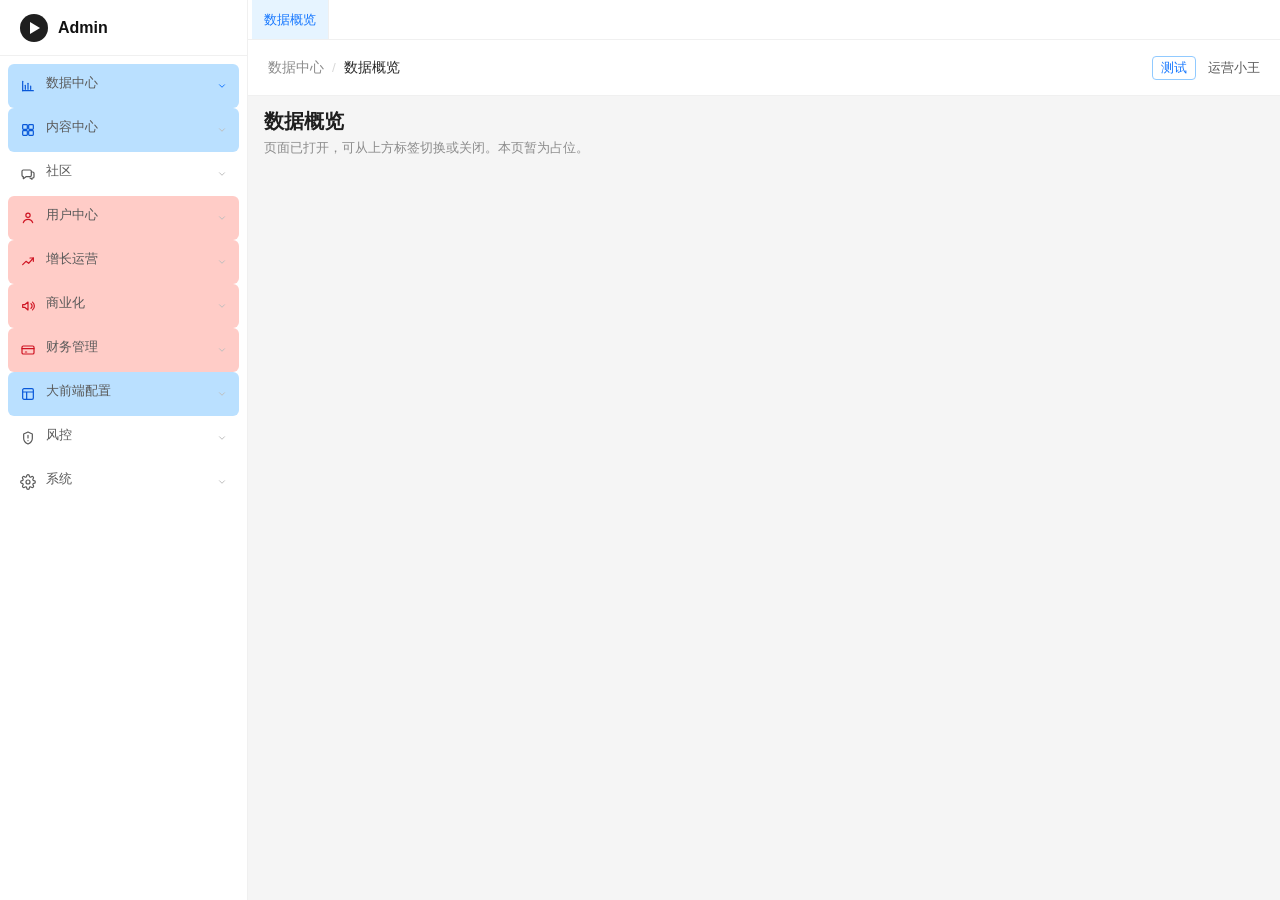
<file: index.html>
<!doctype html>
<html lang="zh-CN">
  <head>
    <meta charset="UTF-8" />
    <meta name="viewport" content="width=device-width, initial-scale=1.0" />
    <title>运营后台 - Admin</title>
    <link rel="icon" href="data:image/svg+xml,<svg xmlns='http://www.w3.org/2000/svg' viewBox='0 0 64 64'><circle cx='32' cy='32' r='32' fill='%23111'/><polygon points='26,18 50,32 26,46' fill='white'/></svg>" />
    <link rel="stylesheet" href="./src/index.css" />
  </head>
  <body>
    <div class="app">
      <aside class="sidebar" id="sidebar"></aside>
      <div class="workspace">
        <div class="work-tabs" id="work-tabs"></div>
        <main class="main" id="main"></main>
      </div>
    </div>
    <div id="overlay-root"></div>
    <script src="./src/segment-data.js"></script>
    <script src="./src/segment.js"></script>
    <script src="./src/coin-sku.js"></script>
    <script src="./src/user-info.js"></script>
    <script src="./src/finance-adjust.js"></script>
    <script src="./src/finance-log.js"></script>
    <script src="./src/task.js"></script>
    <script src="./src/video.js"></script>
    <script src="./src/rank.js"></script>
    <script src="./src/category.js"></script>
    <script src="./src/feature-page.js"></script>
    <script src="./src/tabbar.js"></script>
    <script src="./src/upload-url.js"></script>
    <script src="./src/app.js"></script>
  </body>
</html>
</file>
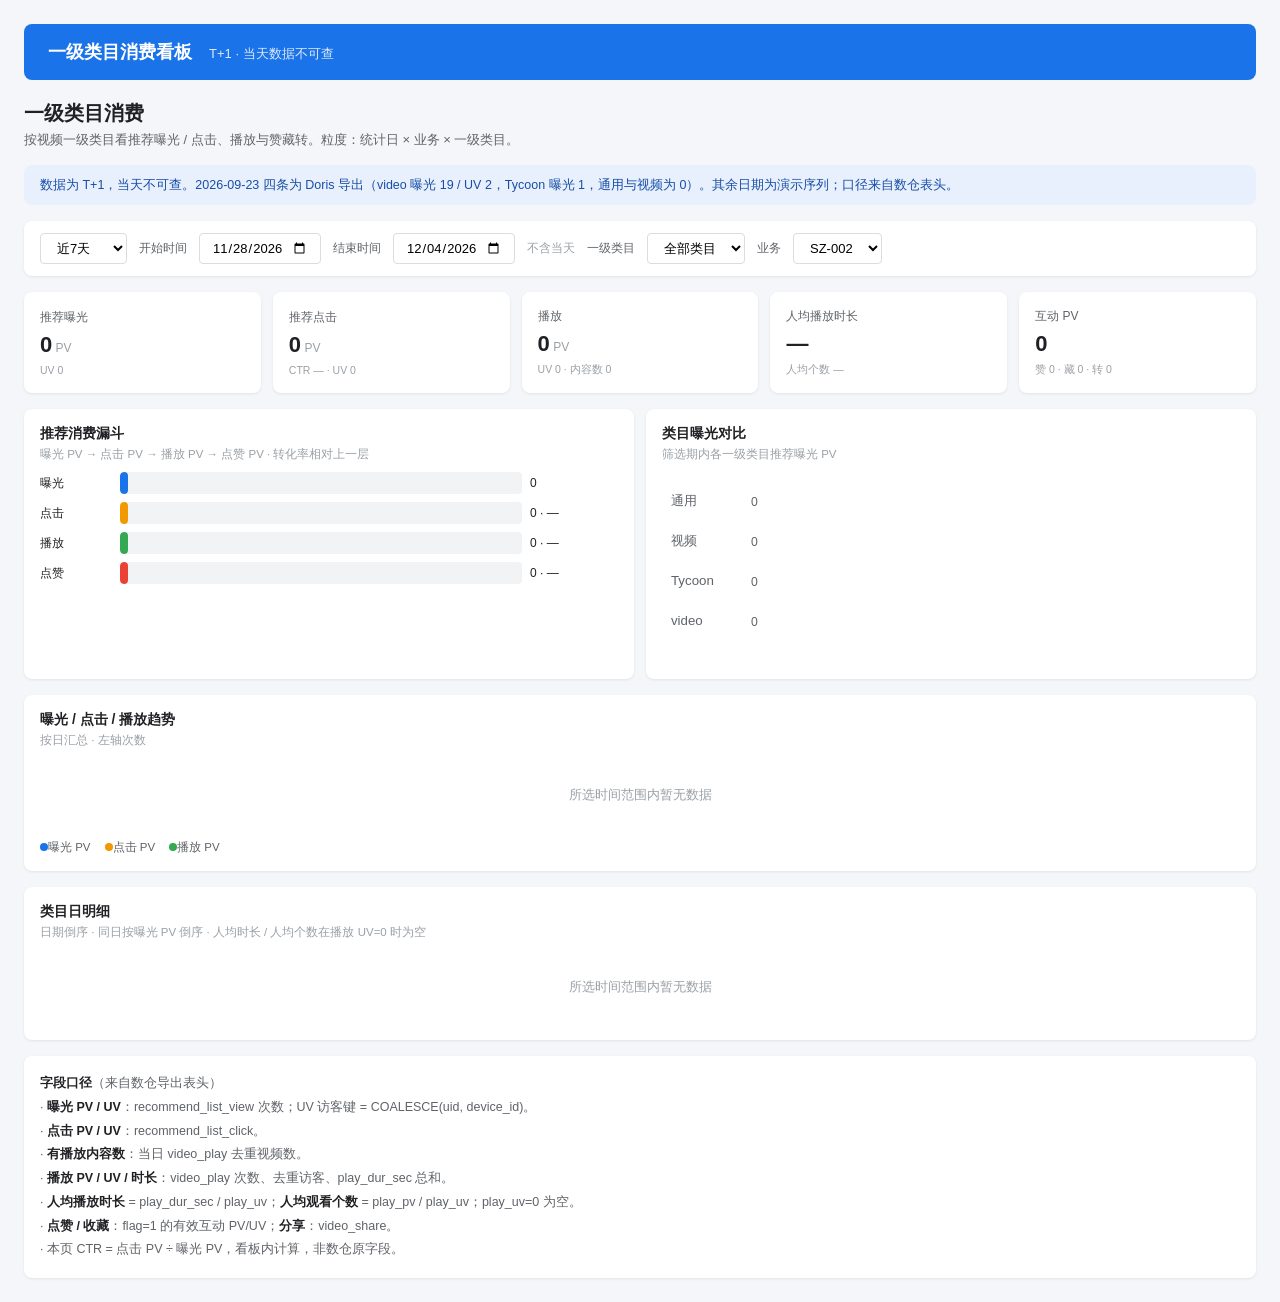
<file: src/l1-consume.html>
<!DOCTYPE html>
<html lang="zh-CN">
<head>
<meta charset="UTF-8">
<meta name="viewport" content="width=device-width, initial-scale=1.0">
<title>一级类目消费看板</title>
<style>
:root {
  --blue: #1a73e8; --green: #34a853; --red: #ea4335; --orange: #f29900;
  --purple: #7b61ff; --gray: #9aa0a6; --text: #202124; --text-2: #5f6368;
  --bg: #f5f6fa; --card: #fff; --line: #e8eaed; --hover: #fafafa;
}
* { margin: 0; padding: 0; box-sizing: border-box; }
body { font-family: -apple-system, BlinkMacSystemFont, "Segoe UI", Roboto, "PingFang SC", "Microsoft YaHei", sans-serif; background: var(--bg); padding: 24px; color: var(--text); }
.header { background: var(--blue); color: #fff; padding: 16px 24px; border-radius: 8px; margin-bottom: 20px; font-size: 18px; font-weight: 600; }
.header span { font-size: 13px; font-weight: 400; opacity: .85; margin-left: 12px; }
.content { display: flex; flex-direction: column; gap: 16px; }
.page-title { font-size: 20px; font-weight: 600; }
.page-desc { font-size: 13px; color: var(--text-2); margin-top: 4px; }
.info-bar { background: #e8f0fe; color: #174ea6; border-radius: 8px; padding: 10px 16px; font-size: 12.5px; line-height: 1.6; }
.filter-bar { background: var(--card); border-radius: 8px; padding: 12px 16px; display: flex; gap: 12px; align-items: center; box-shadow: 0 1px 3px rgba(0,0,0,.08); flex-wrap: wrap; }
.filter-label { font-size: 12px; color: var(--text-2); font-weight: 500; }
.filter-select, .filter-date { padding: 6px 12px; border: 1px solid #dadce0; border-radius: 4px; font-size: 13px; background: #fff; cursor: pointer; font-family: inherit; }
.kpi-grid { display: grid; grid-template-columns: repeat(5, 1fr); gap: 12px; }
.kpi-card { background: var(--card); border-radius: 8px; padding: 16px; box-shadow: 0 1px 3px rgba(0,0,0,.08); min-height: 92px; display: flex; flex-direction: column; justify-content: center; gap: 6px; }
.kpi-label { font-size: 12px; color: var(--text-2); }
.kpi-value { font-size: 22px; font-weight: 700; }
.kpi-unit { font-size: 12px; font-weight: 400; color: var(--gray); }
.kpi-note { font-size: 10.5px; color: var(--gray); }
.chart-grid { display: grid; grid-template-columns: 1fr 1fr; gap: 12px; }
.chart-card, .table-card, .def-box { background: var(--card); border-radius: 8px; padding: 16px; box-shadow: 0 1px 3px rgba(0,0,0,.08); min-width: 0; }
.chart-title, .table-title { font-size: 14px; font-weight: 600; margin-bottom: 4px; }
.chart-subtitle, .table-note { font-size: 11.5px; color: var(--gray); margin-bottom: 10px; }
.chart-svg { width: 100%; height: auto; display: block; }
.chart-legend { display: flex; gap: 14px; font-size: 11.5px; color: var(--text-2); margin-top: 8px; flex-wrap: wrap; }
.legend-dot { width: 8px; height: 8px; border-radius: 50%; display: inline-block; }
.funnel { display: flex; flex-direction: column; gap: 8px; }
.funnel-row { display: grid; grid-template-columns: 72px 1fr 88px; gap: 8px; align-items: center; font-size: 12px; }
.funnel-bar { height: 22px; background: #f1f3f4; border-radius: 4px; overflow: hidden; }
.funnel-bar span { display: block; height: 100%; border-radius: 4px; }
.table-scroll { overflow: auto; max-height: 480px; }
table { width: 100%; border-collapse: collapse; font-size: 12.5px; }
th { text-align: left; padding: 8px 10px; background: #f8f9fa; color: var(--text-2); font-weight: 500; border-bottom: 1px solid var(--line); white-space: nowrap; position: sticky; top: 0; }
th.num, td.num { text-align: right; font-variant-numeric: tabular-nums; }
td { padding: 8px 10px; border-bottom: 1px solid #f1f3f4; white-space: nowrap; }
tbody tr:hover { background: var(--hover); }
.badge { display: inline-block; padding: 2px 8px; border-radius: 10px; font-size: 11px; background: #f1f3f4; color: var(--text-2); }
.def-box { font-size: 12.5px; color: var(--text-2); line-height: 1.9; }
.def-box b { color: var(--text); }
.empty { text-align: center; color: var(--gray); padding: 28px 0; font-size: 13px; }
@media (max-width: 1100px) {
  .kpi-grid, .chart-grid { grid-template-columns: 1fr 1fr; }
}
</style>
</head>
<body>
<header class="header">一级类目消费看板 <span>T+1 · 当天数据不可查</span></header>
<div class="content">
  <div>
    <h1 class="page-title">一级类目消费</h1>
    <div class="page-desc">按视频一级类目看推荐曝光 / 点击、播放与赞藏转。粒度：统计日 × 业务 × 一级类目。</div>
  </div>
  <div class="info-bar">数据为 T+1，当天不可查。2026-09-23 四条为 Doris 导出（video 曝光 19 / UV 2，Tycoon 曝光 1，通用与视频为 0）。其余日期为演示序列；口径来自数仓表头。</div>
  <div class="filter-bar">
    <select class="filter-select" id="range-preset">
      <option value="yesterday">昨天</option>
      <option value="7" selected>近7天</option>
      <option value="15">近15天</option>
      <option value="30">近30天</option>
      <option value="-">-</option>
    </select>
    <span class="filter-label">开始时间</span>
    <input class="filter-date" id="range-start" type="date" />
    <span class="filter-label">结束时间</span>
    <input class="filter-date" id="range-end" type="date" />
    <span class="filter-label" style="color:#9aa0a6">不含当天</span>
    <span class="filter-label">一级类目</span>
    <select class="filter-select" id="cat-filter"><option value="">全部类目</option></select>
    <span class="filter-label">业务</span>
    <select class="filter-select" id="app-filter"><option value="SZ-002">SZ-002</option></select>
  </div>
  <div class="kpi-grid" id="kpi-grid"></div>
  <div class="chart-grid">
    <section class="chart-card">
      <div class="chart-title">推荐消费漏斗</div>
      <div class="chart-subtitle">曝光 PV → 点击 PV → 播放 PV → 点赞 PV · 转化率相对上一层</div>
      <div class="funnel" id="funnel"></div>
    </section>
    <section class="chart-card">
      <div class="chart-title">类目曝光对比</div>
      <div class="chart-subtitle">筛选期内各一级类目推荐曝光 PV</div>
      <div id="cat-bars"></div>
    </section>
  </div>
  <section class="chart-card">
    <div class="chart-title">曝光 / 点击 / 播放趋势</div>
    <div class="chart-subtitle">按日汇总 · 左轴次数</div>
    <div id="trend"></div>
    <div class="chart-legend">
      <span><span class="legend-dot" style="background:#1a73e8"></span>曝光 PV</span>
      <span><span class="legend-dot" style="background:#f29900"></span>点击 PV</span>
      <span><span class="legend-dot" style="background:#34a853"></span>播放 PV</span>
    </div>
  </section>
  <section class="table-card">
    <div class="table-title">类目日明细</div>
    <div class="table-note">日期倒序 · 同日按曝光 PV 倒序 · 人均时长 / 人均个数在播放 UV=0 时为空</div>
    <div class="table-scroll" id="table-wrap"></div>
  </section>
  <section class="def-box">
    <b>字段口径</b>（来自数仓导出表头）<br>
    · <b>曝光 PV / UV</b>：recommend_list_view 次数；UV 访客键 = COALESCE(uid, device_id)。<br>
    · <b>点击 PV / UV</b>：recommend_list_click。<br>
    · <b>有播放内容数</b>：当日 video_play 去重视频数。<br>
    · <b>播放 PV / UV / 时长</b>：video_play 次数、去重访客、play_dur_sec 总和。<br>
    · <b>人均播放时长</b> = play_dur_sec / play_uv；<b>人均观看个数</b> = play_pv / play_uv；play_uv=0 为空。<br>
    · <b>点赞 / 收藏</b>：flag=1 的有效互动 PV/UV；<b>分享</b>：video_share。<br>
    · 本页 CTR = 点击 PV ÷ 曝光 PV，看板内计算，非数仓原字段。
  </section>
</div>
<script>
var CATS = [
  { id: "6aaba8c786461a3155341d9d", name: "通用", w: 0.04 },
  { id: "6aaba81b86461a3155341d9a", name: "视频", w: 0.06 },
  { id: "6aad11b758e7713cc4b7cfd3", name: "Tycoon", w: 0.18 },
  { id: "6aab68cb58a4ec13ab566d6a", name: "video", w: 0.72 }
];
var REAL = {
  "2026-09-23|6aaba8c786461a3155341d9d": { exposure_pv: 0, exposure_uv: 0, click_pv: 0, click_uv: 0, play_item_cnt: 0, play_pv: 0, play_uv: 0, play_dur_sec: 0, like_pv: 0, like_uv: 0, collect_pv: 0, collect_uv: 0, share_pv: 0, share_uv: 0 },
  "2026-09-23|6aaba81b86461a3155341d9a": { exposure_pv: 0, exposure_uv: 0, click_pv: 0, click_uv: 0, play_item_cnt: 0, play_pv: 0, play_uv: 0, play_dur_sec: 0, like_pv: 0, like_uv: 0, collect_pv: 0, collect_uv: 0, share_pv: 0, share_uv: 0 },
  "2026-09-23|6aad11b758e7713cc4b7cfd3": { exposure_pv: 1, exposure_uv: 1, click_pv: 0, click_uv: 0, play_item_cnt: 0, play_pv: 0, play_uv: 0, play_dur_sec: 0, like_pv: 0, like_uv: 0, collect_pv: 0, collect_uv: 0, share_pv: 0, share_uv: 0 },
  "2026-09-23|6aab68cb58a4ec13ab566d6a": { exposure_pv: 19, exposure_uv: 2, click_pv: 0, click_uv: 0, play_item_cnt: 0, play_pv: 0, play_uv: 0, play_dur_sec: 0, like_pv: 0, like_uv: 0, collect_pv: 0, collect_uv: 0, share_pv: 0, share_uv: 0 }
};

function pad2(n) { return n < 10 ? "0" + n : String(n); }
function formatDay(date) { return date.getFullYear() + "-" + pad2(date.getMonth() + 1) + "-" + pad2(date.getDate()); }
function startOfToday() { var d = new Date(); d.setHours(0, 0, 0, 0); return d; }
function latestReadyDay() { return addDays(startOfToday(), -1); }
function addDays(date, days) { var d = new Date(date.getTime()); d.setDate(d.getDate() + days); return d; }
function parseDay(value) {
  if (!value) return null;
  var p = value.split("-");
  var d = new Date(Number(p[0]), Number(p[1]) - 1, Number(p[2]));
  d.setHours(0, 0, 0, 0);
  return d;
}
function rangeForPreset(preset) {
  var end = latestReadyDay();
  if (preset === "yesterday") return { start: end, end: end };
  if (preset === "7") return { start: addDays(end, -6), end: end };
  if (preset === "15") return { start: addDays(end, -14), end: end };
  if (preset === "30") return { start: addDays(end, -29), end: end };
  return null;
}
function presetForRange(startStr, endStr) {
  var last = latestReadyDay();
  var lastStr = formatDay(last);
  if (startStr === lastStr && endStr === lastStr) return "yesterday";
  if (endStr === lastStr && startStr === formatDay(addDays(last, -6))) return "7";
  if (endStr === lastStr && startStr === formatDay(addDays(last, -14))) return "15";
  if (endStr === lastStr && startStr === formatDay(addDays(last, -29))) return "30";
  return "-";
}
function clampDateInput(el) {
  var max = formatDay(latestReadyDay());
  el.setAttribute("max", max);
  if (!el.value || el.value > max) el.value = max;
}

function hash(str) {
  var h = 0;
  for (var i = 0; i < str.length; i++) h = (h * 31 + str.charCodeAt(i)) >>> 0;
  return h;
}
function rnd(key, min, max) {
  var x = Math.sin(hash(key)) * 10000;
  var f = x - Math.floor(x);
  return min + f * (max - min);
}

function deriveAvgs(row) {
  row.avg_play_dur_per_uv = row.play_uv ? Math.round(row.play_dur_sec / row.play_uv) : null;
  row.avg_play_cnt_per_uv = row.play_uv ? +(row.play_pv / row.play_uv).toFixed(2) : null;
  return row;
}

function synthRow(dt, cat) {
  var key = dt + "|" + cat.id;
  if (REAL[key]) {
    return Object.assign({ dt: dt, app_id: "SZ-002", category_l1_id: cat.id, category_l1_name: cat.name, ingest_time: "2026-09-24 10:13:52" }, deriveAvgs(Object.assign({}, REAL[key])));
  }
  var day = parseDay(dt);
  var weekday = day.getDay();
  var weekend = weekday === 0 || weekday === 6 ? 1.18 : 1;
  var exp = Math.round(rnd(key + "e", 40, 220) * cat.w * 4 * weekend);
  if (cat.w < 0.1) exp = Math.round(rnd(key + "e0", 0, 8));
  var expUv = exp ? Math.max(1, Math.round(exp / rnd(key + "eu", 4, 9))) : 0;
  var click = Math.round(exp * rnd(key + "c", 0.06, 0.14));
  var clickUv = click ? Math.max(1, Math.round(click / rnd(key + "cu", 1.2, 2.2))) : 0;
  var play = Math.round(click * rnd(key + "p", 0.55, 0.85));
  var playUv = play ? Math.max(1, Math.round(play / rnd(key + "pu", 1.3, 2.4))) : 0;
  var items = play ? Math.max(1, Math.round(play / rnd(key + "i", 2.2, 5))) : 0;
  var dur = playUv ? Math.round(playUv * rnd(key + "d", 80, 260)) : 0;
  var like = Math.round(play * rnd(key + "l", 0.02, 0.08));
  var collect = Math.round(play * rnd(key + "k", 0.01, 0.04));
  var share = Math.round(play * rnd(key + "s", 0.005, 0.02));
  return deriveAvgs({
    dt: dt, app_id: "SZ-002", category_l1_id: cat.id, category_l1_name: cat.name,
    exposure_pv: exp, exposure_uv: expUv, click_pv: click, click_uv: clickUv,
    play_item_cnt: items, play_pv: play, play_uv: playUv, play_dur_sec: dur,
    like_pv: like, like_uv: like ? Math.max(1, Math.round(like * 0.85)) : 0,
    collect_pv: collect, collect_uv: collect ? Math.max(1, Math.round(collect * 0.9)) : 0,
    share_pv: share, share_uv: share ? Math.max(1, Math.round(share * 0.95)) : 0,
    ingest_time: dt + " 02:10:00"
  });
}

var ALL_ROWS = (function () {
  var rows = [];
  var end = parseDay("2026-09-23");
  var start = addDays(end, -29);
  for (var d = new Date(start.getTime()); d <= end; d = addDays(d, 1)) {
    var dt = formatDay(d);
    CATS.forEach(function (cat) { rows.push(synthRow(dt, cat)); });
  }
  return rows;
})();

function fmtNum(n) {
  if (n === null || n === undefined || n === "") return "—";
  return Number(n).toLocaleString("en-US");
}
function fmtPct(n) {
  if (!isFinite(n)) return "—";
  return (n * 100).toFixed(1) + "%";
}
function fmtDur(sec) {
  if (sec === null || sec === undefined) return "—";
  var s = Math.round(sec);
  if (s < 60) return s + "s";
  var m = Math.floor(s / 60);
  var r = s % 60;
  return m + "m" + (r ? r + "s" : "");
}

function filteredRows() {
  var start = document.getElementById("range-start").value;
  var end = document.getElementById("range-end").value;
  var cat = document.getElementById("cat-filter").value;
  return ALL_ROWS.filter(function (row) {
    if (start && row.dt < start) return false;
    if (end && row.dt > end) return false;
    if (cat && row.category_l1_id !== cat) return false;
    return true;
  });
}

function sumRows(rows) {
  var s = { exposure_pv: 0, exposure_uv: 0, click_pv: 0, click_uv: 0, play_item_cnt: 0, play_pv: 0, play_uv: 0, play_dur_sec: 0, like_pv: 0, like_uv: 0, collect_pv: 0, collect_uv: 0, share_pv: 0, share_uv: 0 };
  rows.forEach(function (r) {
    Object.keys(s).forEach(function (k) { s[k] += Number(r[k] || 0); });
  });
  return deriveAvgs(s);
}

function renderKpi(rows) {
  var s = sumRows(rows);
  var ctr = s.exposure_pv ? s.click_pv / s.exposure_pv : NaN;
  var interact = s.like_pv + s.collect_pv + s.share_pv;
  var html = [
    ["推荐曝光", fmtNum(s.exposure_pv), "PV", "UV " + fmtNum(s.exposure_uv)],
    ["推荐点击", fmtNum(s.click_pv), "PV", "CTR " + fmtPct(ctr) + " · UV " + fmtNum(s.click_uv)],
    ["播放", fmtNum(s.play_pv), "PV", "UV " + fmtNum(s.play_uv) + " · 内容数 " + fmtNum(s.play_item_cnt)],
    ["人均播放时长", s.avg_play_dur_per_uv === null ? "—" : fmtDur(s.avg_play_dur_per_uv), "", "人均个数 " + (s.avg_play_cnt_per_uv === null ? "—" : s.avg_play_cnt_per_uv)],
    ["互动 PV", fmtNum(interact), "", "赞 " + fmtNum(s.like_pv) + " · 藏 " + fmtNum(s.collect_pv) + " · 转 " + fmtNum(s.share_pv)]
  ].map(function (item) {
    return '<div class="kpi-card"><div class="kpi-label">' + item[0] + '</div><div class="kpi-value">' + item[1] + (item[2] ? '<span class="kpi-unit"> ' + item[2] + '</span>' : "") + '</div><div class="kpi-note">' + item[3] + "</div></div>";
  }).join("");
  document.getElementById("kpi-grid").innerHTML = html;
}

function renderFunnel(rows) {
  var s = sumRows(rows);
  var steps = [
    { name: "曝光", v: s.exposure_pv, color: "#1a73e8" },
    { name: "点击", v: s.click_pv, color: "#f29900" },
    { name: "播放", v: s.play_pv, color: "#34a853" },
    { name: "点赞", v: s.like_pv, color: "#ea4335" }
  ];
  var max = Math.max.apply(null, steps.map(function (x) { return x.v; })) || 1;
  document.getElementById("funnel").innerHTML = steps.map(function (step, i) {
    var prev = i ? steps[i - 1].v : step.v;
    var rate = prev ? fmtPct(step.v / prev) : "—";
    var w = Math.max(2, (step.v / max) * 100);
    return '<div class="funnel-row"><div>' + step.name + '</div><div class="funnel-bar"><span style="width:' + w + "%;background:" + step.color + '"></span></div><div class="num">' + fmtNum(step.v) + (i ? " · " + rate : "") + "</div></div>";
  }).join("");
}

function renderCatBars(rows) {
  var by = {};
  rows.forEach(function (r) {
    if (!by[r.category_l1_name]) by[r.category_l1_name] = 0;
    by[r.category_l1_name] += r.exposure_pv;
  });
  var items = CATS.map(function (c) { return { name: c.name, v: by[c.name] || 0 }; });
  var max = Math.max.apply(null, items.map(function (x) { return x.v; }).concat([1]));
  var colors = ["#9aa0a6", "#7b61ff", "#f29900", "#1a73e8"];
  var h = 28 + items.length * 36;
  var bars = items.map(function (item, i) {
    var y = 16 + i * 36;
    var w = (item.v / max) * 380;
    return '<text x="8" y="' + (y + 14) + '" font-size="12" fill="#5f6368">' + item.name + '</text>' +
      '<rect x="72" y="' + y + '" width="' + Math.max(w, item.v ? 4 : 0) + '" height="20" rx="3" fill="' + colors[i % colors.length] + '"/>' +
      '<text x="' + (80 + Math.max(w, 0)) + '" y="' + (y + 15) + '" font-size="11" fill="#5f6368">' + fmtNum(item.v) + "</text>";
  }).join("");
  document.getElementById("cat-bars").innerHTML = '<svg class="chart-svg" viewBox="0 0 520 ' + h + '">' + bars + "</svg>";
}

function renderTrend(rows) {
  var byDay = {};
  rows.forEach(function (r) {
    if (!byDay[r.dt]) byDay[r.dt] = { exp: 0, click: 0, play: 0 };
    byDay[r.dt].exp += r.exposure_pv;
    byDay[r.dt].click += r.click_pv;
    byDay[r.dt].play += r.play_pv;
  });
  var days = Object.keys(byDay).sort();
  if (!days.length) {
    document.getElementById("trend").innerHTML = '<div class="empty">所选时间范围内暂无数据</div>';
    return;
  }
  var max = 1;
  days.forEach(function (d) {
    max = Math.max(max, byDay[d].exp, byDay[d].click, byDay[d].play);
  });
  function y(v) { return 190 - (v / max) * 160; }
  function pts(key) {
    return days.map(function (d, i) {
      var x = 50 + (days.length === 1 ? 225 : (i / (days.length - 1)) * 450);
      return x + "," + y(byDay[d][key]);
    }).join(" ");
  }
  var ticks = "";
  for (var i = 0; i <= 4; i++) {
    var yy = 30 + i * 40;
    var val = Math.round(max * (1 - i / 4));
    ticks += '<line x1="50" y1="' + yy + '" x2="500" y2="' + yy + '" stroke="#f1f3f4"/><text x="44" y="' + (yy + 4) + '" text-anchor="end" font-size="10" fill="#9aa0a6">' + val + "</text>";
  }
  var labels = days.map(function (d, i) {
    if (days.length > 10 && i % Math.ceil(days.length / 7) !== 0 && i !== days.length - 1) return "";
    var x = 50 + (days.length === 1 ? 225 : (i / (days.length - 1)) * 450);
    return '<text x="' + x + '" y="208" text-anchor="middle" font-size="10" fill="#9aa0a6">' + d.slice(5) + "</text>";
  }).join("");
  document.getElementById("trend").innerHTML =
    '<svg class="chart-svg" viewBox="0 0 520 230">' + ticks +
    '<line x1="50" y1="190" x2="500" y2="190" stroke="#e8eaed"/>' +
    '<polyline fill="none" stroke="#1a73e8" stroke-width="2.4" points="' + pts("exp") + '"/>' +
    '<polyline fill="none" stroke="#f29900" stroke-width="2.2" stroke-dasharray="5 3" points="' + pts("click") + '"/>' +
    '<polyline fill="none" stroke="#34a853" stroke-width="2.2" points="' + pts("play") + '"/>' +
    labels + "</svg>";
}

function renderTable(rows) {
  var sorted = rows.slice().sort(function (a, b) {
    if (a.dt !== b.dt) return a.dt < b.dt ? 1 : -1;
    return b.exposure_pv - a.exposure_pv;
  });
  if (!sorted.length) {
    document.getElementById("table-wrap").innerHTML = '<div class="empty">所选时间范围内暂无数据</div>';
    return;
  }
  var body = sorted.map(function (r) {
    var ctr = r.exposure_pv ? fmtPct(r.click_pv / r.exposure_pv) : "—";
    var real = r.dt === "2026-09-23";
    return "<tr>" +
      '<td>' + r.dt + (real ? ' <span class="badge">实数</span>' : "") + "</td>" +
      "<td>" + r.category_l1_name + "</td>" +
      '<td class="num">' + fmtNum(r.exposure_pv) + "</td>" +
      '<td class="num">' + fmtNum(r.exposure_uv) + "</td>" +
      '<td class="num">' + fmtNum(r.click_pv) + "</td>" +
      '<td class="num">' + fmtNum(r.click_uv) + "</td>" +
      '<td class="num">' + ctr + "</td>" +
      '<td class="num">' + fmtNum(r.play_item_cnt) + "</td>" +
      '<td class="num">' + fmtNum(r.play_pv) + "</td>" +
      '<td class="num">' + fmtNum(r.play_uv) + "</td>" +
      '<td class="num">' + fmtDur(r.play_dur_sec) + "</td>" +
      '<td class="num">' + (r.avg_play_dur_per_uv === null ? "—" : fmtDur(r.avg_play_dur_per_uv)) + "</td>" +
      '<td class="num">' + (r.avg_play_cnt_per_uv === null ? "—" : r.avg_play_cnt_per_uv) + "</td>" +
      '<td class="num">' + fmtNum(r.like_pv) + "</td>" +
      '<td class="num">' + fmtNum(r.collect_pv) + "</td>" +
      '<td class="num">' + fmtNum(r.share_pv) + "</td>" +
      "</tr>";
  }).join("");
  document.getElementById("table-wrap").innerHTML =
    "<table><thead><tr>" +
    "<th>日期</th><th>一级类目</th><th class='num'>曝光PV</th><th class='num'>曝光UV</th><th class='num'>点击PV</th><th class='num'>点击UV</th><th class='num'>CTR</th>" +
    "<th class='num'>播放内容数</th><th class='num'>播放PV</th><th class='num'>播放UV</th><th class='num'>播放时长</th><th class='num'>人均时长</th><th class='num'>人均个数</th>" +
    "<th class='num'>点赞PV</th><th class='num'>收藏PV</th><th class='num'>分享PV</th>" +
    "</tr></thead><tbody>" + body + "</tbody></table>";
}

function renderAll() {
  var rows = filteredRows();
  renderKpi(rows);
  renderFunnel(rows);
  renderCatBars(rows);
  renderTrend(rows);
  renderTable(rows);
}

function applyPresetToDates(preset) {
  var range = rangeForPreset(preset);
  if (!range) return;
  document.getElementById("range-start").value = formatDay(range.start);
  document.getElementById("range-end").value = formatDay(range.end);
}
function syncPresetFromDates() {
  var startEl = document.getElementById("range-start");
  var endEl = document.getElementById("range-end");
  clampDateInput(startEl);
  clampDateInput(endEl);
  if (startEl.value > endEl.value) startEl.value = endEl.value;
  document.getElementById("range-preset").value = presetForRange(startEl.value, endEl.value);
  renderAll();
}

(function init() {
  var sel = document.getElementById("cat-filter");
  CATS.forEach(function (c) {
    var opt = document.createElement("option");
    opt.value = c.id;
    opt.textContent = c.name;
    sel.appendChild(opt);
  });
  clampDateInput(document.getElementById("range-start"));
  clampDateInput(document.getElementById("range-end"));
  applyPresetToDates("7");
  document.getElementById("range-preset").value = "7";
  document.getElementById("range-preset").addEventListener("change", function () {
    if (this.value !== "-") applyPresetToDates(this.value);
    renderAll();
  });
  document.getElementById("range-start").addEventListener("change", syncPresetFromDates);
  document.getElementById("range-end").addEventListener("change", syncPresetFromDates);
  sel.addEventListener("change", renderAll);
  renderAll();
})();
</script>
</body>
</html>
</file>
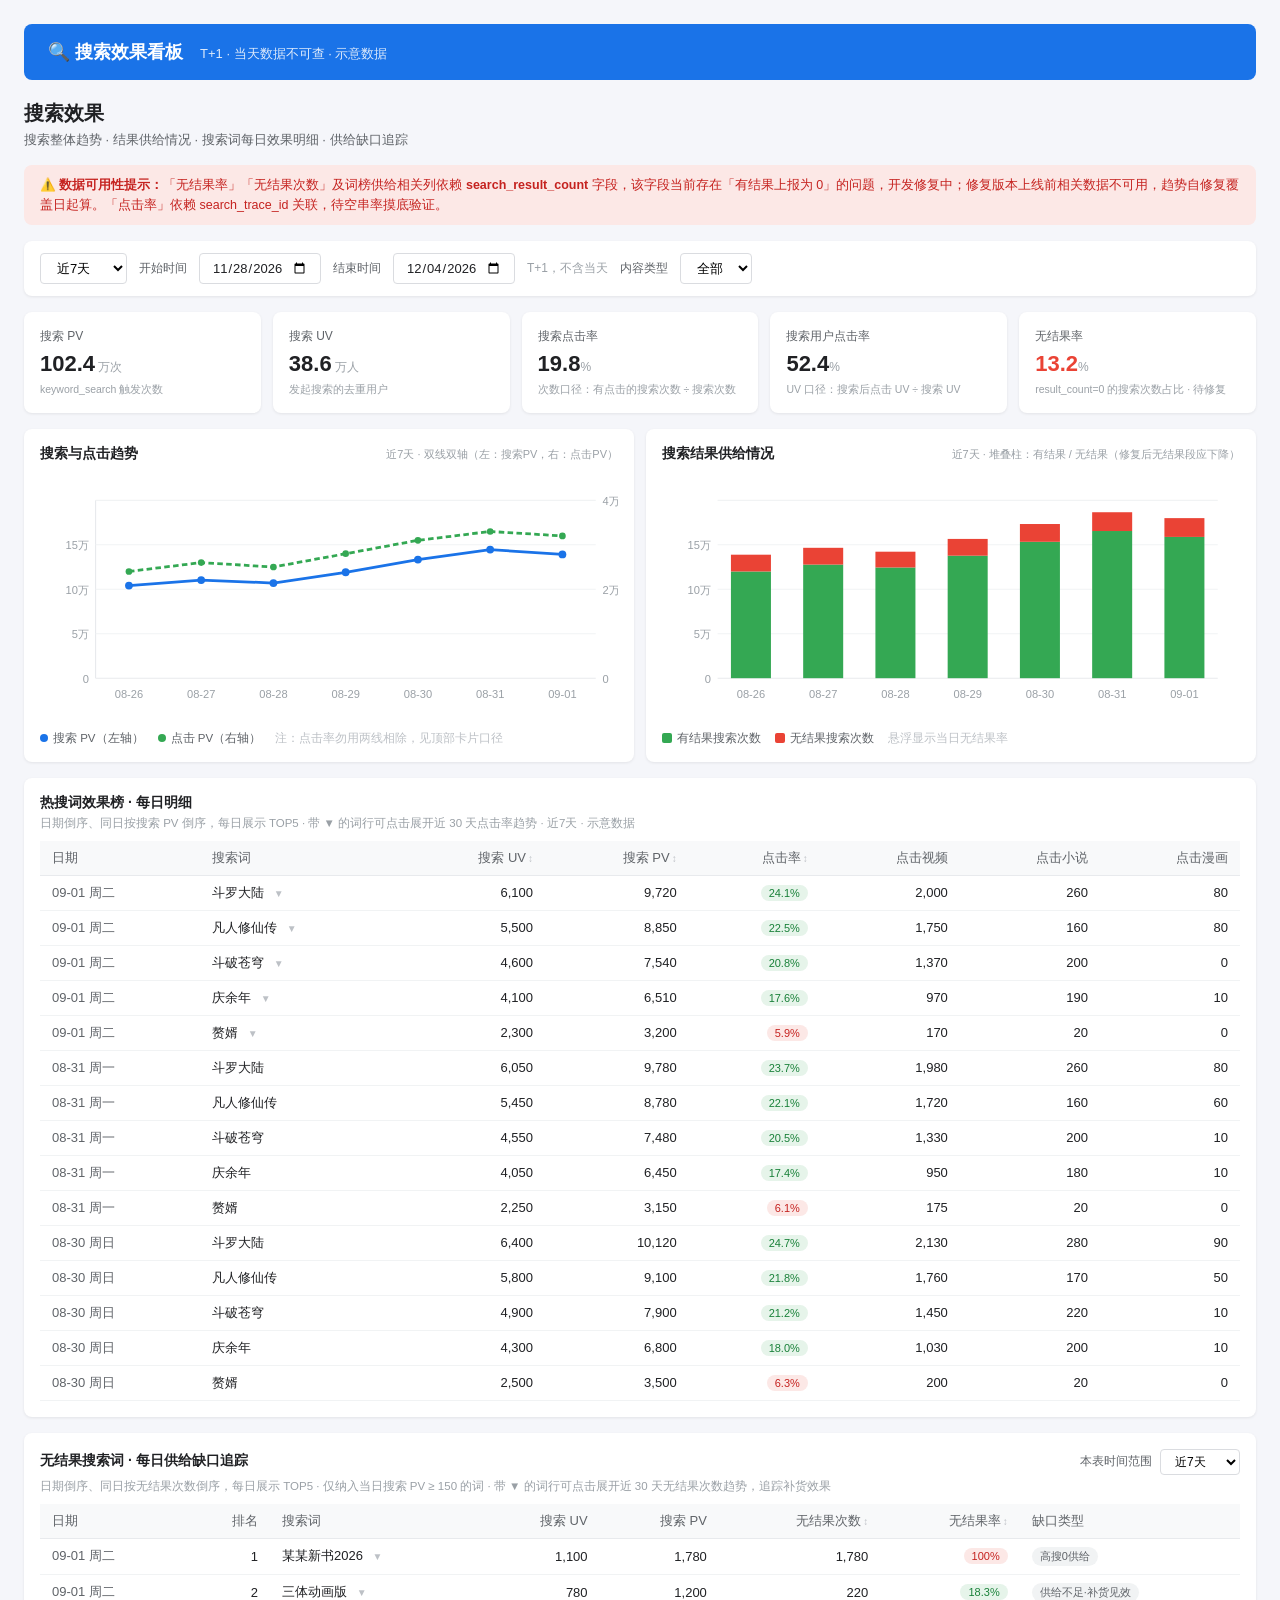
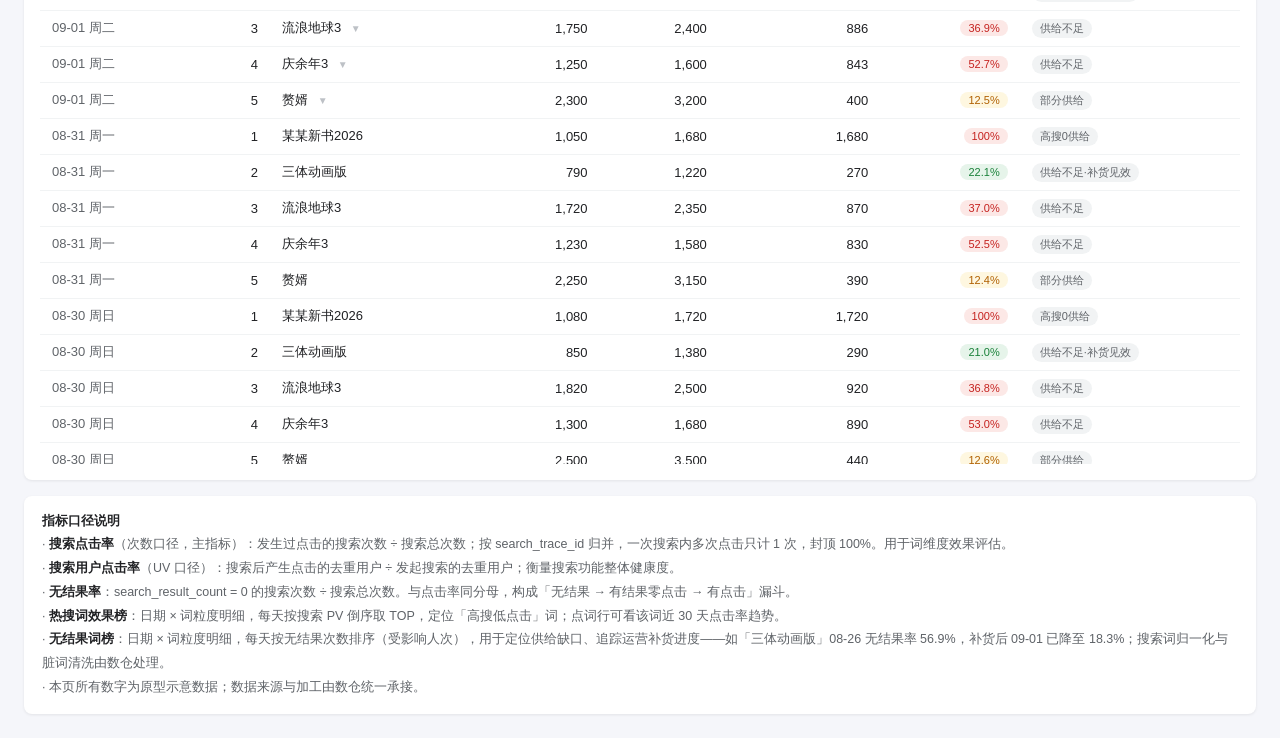
<file: src/search-effect.html>
<!DOCTYPE html>
<html lang="zh-CN">
<head>
<meta charset="UTF-8">
<meta name="viewport" content="width=device-width, initial-scale=1.0">
<title>搜索效果看板 v0.2（原型·示意数据）</title>
<style>
:root {
  --blue: #1a73e8; --green: #34a853; --red: #ea4335; --orange: #f29900;
  --gray: #9aa0a6; --text: #202124; --text-2: #5f6368;
  --bg: #f5f6fa; --card: #fff; --line: #e8eaed; --hover: #fafafa;
}
* { margin: 0; padding: 0; box-sizing: border-box; }
body { font-family: -apple-system, BlinkMacSystemFont, "Segoe UI", Roboto, "PingFang SC", "Microsoft YaHei", sans-serif; background: var(--bg); padding: 24px; color: var(--text); }
.header { background: var(--blue); color: #fff; padding: 16px 24px; border-radius: 8px; margin-bottom: 20px; font-size: 18px; font-weight: 600; }
.header span { font-size: 13px; font-weight: 400; opacity: .85; margin-left: 12px; }
.layout { display: block; }
.content { display: flex; flex-direction: column; gap: 16px; min-width: 0; }
.page-title { font-size: 20px; font-weight: 600; }
.page-desc { font-size: 13px; color: var(--text-2); margin-top: 4px; }
.warn-bar { background: #fce8e6; color: #c5221f; border-radius: 8px; padding: 10px 16px; font-size: 12.5px; line-height: 1.6; }
.warn-bar b { font-weight: 600; }
.filter-bar { background: var(--card); border-radius: 8px; padding: 12px 16px; display: flex; gap: 12px; align-items: center; box-shadow: 0 1px 3px rgba(0,0,0,.08); flex-wrap: wrap; }
.filter-label { font-size: 12px; color: var(--text-2); font-weight: 500; }
.filter-select, .filter-date { padding: 6px 12px; border: 1px solid #dadce0; border-radius: 4px; font-size: 13px; background: #fff; cursor: pointer; }
.filter-date { font-family: inherit; color: var(--text); }
select:focus-visible, a:focus-visible, button:focus-visible { outline: 2px solid var(--blue); outline-offset: 1px; }
.sr-only { position: absolute; width: 1px; height: 1px; padding: 0; margin: -1px; overflow: hidden; clip: rect(0 0 0 0); border: 0; }
.kpi-grid { display: grid; grid-template-columns: repeat(5, 1fr); gap: 12px; }
.kpi-card { background: var(--card); border-radius: 8px; padding: 16px; box-shadow: 0 1px 3px rgba(0,0,0,.08); min-height: 92px; display: flex; flex-direction: column; justify-content: center; gap: 6px; }
.kpi-label { font-size: 12px; color: var(--text-2); }
.kpi-value { font-size: 22px; font-weight: 700; }
.kpi-value.alert { color: var(--red); }
.kpi-unit { font-size: 12px; font-weight: 400; color: var(--gray); }
.kpi-note { font-size: 10.5px; color: var(--gray); }
.chart-grid { display: grid; grid-template-columns: 1fr 1fr; gap: 12px; }
.chart-card { background: var(--card); border-radius: 8px; padding: 16px; box-shadow: 0 1px 3px rgba(0,0,0,.08); min-width: 0; }
.chart-title { font-size: 14px; font-weight: 600; margin-bottom: 4px; display: flex; justify-content: space-between; align-items: baseline; gap: 8px; flex-wrap: wrap; }
.chart-subtitle { font-size: 11px; color: var(--gray); font-weight: 400; }
.chart-svg { width: 100%; height: auto; display: block; }
.chart-legend { display: flex; gap: 14px; font-size: 11.5px; color: var(--text-2); margin-top: 8px; flex-wrap: wrap; }
.chart-legend span { display: flex; align-items: center; gap: 5px; }
.legend-dot { width: 8px; height: 8px; border-radius: 50%; display: inline-block; }
.legend-box { width: 10px; height: 10px; border-radius: 2px; display: inline-block; }
.table-card { background: var(--card); border-radius: 8px; padding: 16px; box-shadow: 0 1px 3px rgba(0,0,0,.08); }
.table-header { display: flex; justify-content: space-between; align-items: baseline; flex-wrap: wrap; gap: 8px; margin-bottom: 4px; }
.table-title { font-size: 14px; font-weight: 600; }
.table-note { font-size: 11.5px; color: var(--gray); margin-bottom: 10px; }
.table-scroll { overflow-x: auto; max-height: 560px; overflow-y: auto; }
table { width: 100%; border-collapse: collapse; font-size: 13px; }
th { text-align: left; padding: 8px 12px; background: #f8f9fa; color: var(--text-2); font-weight: 500; border-bottom: 1px solid var(--line); white-space: nowrap; position: sticky; top: 0; }
th.num, td.num { text-align: right; font-variant-numeric: tabular-nums; }
th .sort-hint { font-size: 10px; color: #bdc1c6; font-weight: 400; margin-left: 2px; }
td { padding: 8px 12px; border-bottom: 1px solid #f1f3f4; white-space: nowrap; }
td.date-cell { color: var(--text-2); font-variant-numeric: tabular-nums; }
tbody tr.expandable { cursor: pointer; }
tbody tr:hover { background: var(--hover); }
tbody tr.expanded { background: #e8f0fe; }
.badge { display: inline-block; padding: 2px 8px; border-radius: 10px; font-size: 11px; }
.badge-red { background: #fce8e6; color: #c5221f; }
.badge-orange { background: #fef7e0; color: #b06000; }
.badge-green { background: #e6f4ea; color: #188038; }
.badge-gray { background: #f1f3f4; color: var(--text-2); }
.expand-hint { font-size: 10px; color: #bdc1c6; margin-left: 6px; }
.detail-row { display: none; }
.detail-row.open { display: table-row; }
.detail-row td { padding: 0; background: #f8f9fa; border-bottom: 2px solid var(--blue); }
.detail-panel { padding: 16px 20px 20px; }
.detail-title { font-size: 12.5px; font-weight: 600; color: var(--text-2); margin-bottom: 10px; }
.detail-chart { background: #fff; border-radius: 6px; padding: 12px; border: 1px solid var(--line); }
.def-box { background: var(--card); border-radius: 8px; padding: 14px 18px; box-shadow: 0 1px 3px rgba(0,0,0,.08); font-size: 12.5px; color: var(--text-2); line-height: 1.9; }
.def-box b { color: var(--text); }
@media (max-width: 900px) {
  .kpi-grid { grid-template-columns: repeat(2, 1fr); }
  .chart-grid { grid-template-columns: 1fr; }
}
@media print {
  body { background: #fff; padding: 0; }
  .sidebar, .filter-bar { display: none; }
  .layout { display: block; }
  .chart-card, .table-card, .kpi-card, .def-box, .header { box-shadow: none; border: 1px solid var(--line); }
  .detail-row { display: none !important; }
  .table-scroll { max-height: none; overflow: visible; }
}
</style>
</head>
<body>

<header class="header">
  🔍 搜索效果看板 <span>T+1 · 当天数据不可查 · 示意数据</span>
</header>

<div class="layout">
  <main class="content">
    <div>
      <h1 class="page-title">搜索效果</h1>
      <div class="page-desc">搜索整体趋势 · 结果供给情况 · 搜索词每日效果明细 · 供给缺口追踪</div>
    </div>

    <div class="warn-bar">
      ⚠️ <b>数据可用性提示：</b>「无结果率」「无结果次数」及词榜供给相关列依赖 <b>search_result_count</b> 字段，该字段当前存在「有结果上报为 0」的问题，开发修复中；修复版本上线前相关数据不可用，趋势自修复覆盖日起算。「点击率」依赖 search_trace_id 关联，待空串率摸底验证。
    </div>

    <!-- 筛选栏 -->
    <div class="filter-bar">
      <select class="filter-select" id="range-preset">
        <option value="yesterday">昨天</option>
        <option value="7" selected>近7天</option>
        <option value="15">近15天</option>
        <option value="30">近30天</option>
        <option value="-">-</option>
      </select>
      <span class="filter-label">开始时间</span>
      <input class="filter-date" id="range-start" type="date" />
      <span class="filter-label">结束时间</span>
      <input class="filter-date" id="range-end" type="date" />
      <span class="filter-label" style="color:#9aa0a6">T+1，不含当天</span>
      <span class="filter-label">内容类型</span>
      <select class="filter-select"><option>全部</option><option>视频</option><option>小说</option><option>漫画</option></select>
    </div>

    <!-- KPI 卡片 -->
    <div class="kpi-grid">
      <div class="kpi-card">
        <div class="kpi-label">搜索 PV</div>
        <div class="kpi-value">102.4<span class="kpi-unit"> 万次</span></div>
        <div class="kpi-note">keyword_search 触发次数</div>
      </div>
      <div class="kpi-card">
        <div class="kpi-label">搜索 UV</div>
        <div class="kpi-value">38.6<span class="kpi-unit"> 万人</span></div>
        <div class="kpi-note">发起搜索的去重用户</div>
      </div>
      <div class="kpi-card">
        <div class="kpi-label">搜索点击率</div>
        <div class="kpi-value">19.8<span class="kpi-unit">%</span></div>
        <div class="kpi-note">次数口径：有点击的搜索次数 ÷ 搜索次数</div>
      </div>
      <div class="kpi-card">
        <div class="kpi-label">搜索用户点击率</div>
        <div class="kpi-value">52.4<span class="kpi-unit">%</span></div>
        <div class="kpi-note">UV 口径：搜索后点击 UV ÷ 搜索 UV</div>
      </div>
      <div class="kpi-card">
        <div class="kpi-label">无结果率</div>
        <div class="kpi-value alert">13.2<span class="kpi-unit">%</span></div>
        <div class="kpi-note">result_count=0 的搜索次数占比 · 待修复</div>
      </div>
    </div>

    <!-- 图表区（v0.2：去掉内容类型分布图，留 2 张） -->
    <div class="chart-grid">
      <!-- 图1：搜索&点击趋势双线 -->
      <section class="chart-card">
        <div class="chart-title">搜索与点击趋势 <span class="chart-subtitle">近7天 · 双线双轴（左：搜索PV，右：点击PV）</span></div>
        <svg class="chart-svg" viewBox="0 0 520 230" role="img" aria-label="近7天搜索PV与点击PV双线趋势图（示意）">
          <title>近7天搜索PV与点击PV趋势</title>
          <desc>双线双轴折线图：蓝色实线为搜索PV（左轴，万次），绿色虚线为点击PV（右轴，万次），08-26至09-01均呈缓慢上升。</desc>
          <g font-size="10" fill="#9aa0a6">
            <line x1="50" y1="30" x2="50" y2="190" stroke="#e8eaed"/>
            <line x1="50" y1="190" x2="500" y2="190" stroke="#e8eaed"/>
            <line x1="50" y1="150" x2="500" y2="150" stroke="#f1f3f4"/>
            <line x1="50" y1="110" x2="500" y2="110" stroke="#f1f3f4"/>
            <line x1="50" y1="70" x2="500" y2="70" stroke="#f1f3f4"/>
            <line x1="50" y1="30" x2="500" y2="30" stroke="#f1f3f4"/>
            <text x="44" y="194" text-anchor="end">0</text>
            <text x="44" y="154" text-anchor="end">5万</text>
            <text x="44" y="114" text-anchor="end">10万</text>
            <text x="44" y="74" text-anchor="end">15万</text>
            <text x="506" y="194">0</text>
            <text x="506" y="114">2万</text>
            <text x="506" y="34">4万</text>
          </g>
          <polyline fill="none" stroke="#1a73e8" stroke-width="2.5"
            points="80,106.7 145,101.7 210,104.4 275,94.7 340,83.3 405,74.3 470,78.7"/>
          <g fill="#1a73e8">
            <circle cx="80" cy="106.7" r="3.5"/><circle cx="145" cy="101.7" r="3.5"/>
            <circle cx="210" cy="104.4" r="3.5"/><circle cx="275" cy="94.7" r="3.5"/>
            <circle cx="340" cy="83.3" r="3.5"/><circle cx="405" cy="74.3" r="3.5"/>
            <circle cx="470" cy="78.7" r="3.5"/>
          </g>
          <polyline fill="none" stroke="#34a853" stroke-width="2.5" stroke-dasharray="5 3"
            points="80,94 145,86 210,90 275,78 340,66 405,58 470,62"/>
          <g fill="#34a853">
            <circle cx="80" cy="94" r="3"/><circle cx="145" cy="86" r="3"/>
            <circle cx="210" cy="90" r="3"/><circle cx="275" cy="78" r="3"/>
            <circle cx="340" cy="66" r="3"/><circle cx="405" cy="58" r="3"/>
            <circle cx="470" cy="62" r="3"/>
          </g>
          <g font-size="10" fill="#9aa0a6" text-anchor="middle">
            <text x="80" y="208">08-26</text><text x="145" y="208">08-27</text><text x="210" y="208">08-28</text>
            <text x="275" y="208">08-29</text><text x="340" y="208">08-30</text><text x="405" y="208">08-31</text><text x="470" y="208">09-01</text>
          </g>
        </svg>
        <div class="chart-legend">
          <span><span class="legend-dot" style="background:#1a73e8"></span>搜索 PV（左轴）</span>
          <span><span class="legend-dot" style="background:#34a853"></span>点击 PV（右轴）</span>
          <span style="color:#bdc1c6">注：点击率勿用两线相除，见顶部卡片口径</span>
        </div>
      </section>

      <!-- 图2：有/无结果堆叠柱 -->
      <section class="chart-card">
        <div class="chart-title">搜索结果供给情况 <span class="chart-subtitle">近7天 · 堆叠柱：有结果 / 无结果（修复后无结果段应下降）</span></div>
        <svg class="chart-svg" viewBox="0 0 520 230" role="img" aria-label="近7天有结果与无结果搜索次数堆叠柱状图（示意）">
          <title>近7天有结果/无结果搜索次数堆叠柱</title>
          <desc>堆叠柱状图：每日柱下段绿色为有结果搜索次数，上段红色为无结果搜索次数，柱总高为当日搜索PV；修复上线后无结果段应逐步下降。</desc>
          <g font-size="10" fill="#9aa0a6">
            <line x1="50" y1="190" x2="500" y2="190" stroke="#e8eaed"/>
            <line x1="50" y1="150" x2="500" y2="150" stroke="#f1f3f4"/>
            <line x1="50" y1="110" x2="500" y2="110" stroke="#f1f3f4"/>
            <line x1="50" y1="70" x2="500" y2="70" stroke="#f1f3f4"/>
            <line x1="50" y1="30" x2="500" y2="30" stroke="#f1f3f4"/>
            <text x="44" y="194" text-anchor="end">0</text>
            <text x="44" y="154" text-anchor="end">5万</text>
            <text x="44" y="114" text-anchor="end">10万</text>
            <text x="44" y="74" text-anchor="end">15万</text>
          </g>
          <g>
            <rect x="62" y="94" width="36" height="96" fill="#34a853"/><rect x="62" y="78.9" width="36" height="15.1" fill="#ea4335"/>
            <rect x="127" y="87.8" width="36" height="102.2" fill="#34a853"/><rect x="127" y="72.7" width="36" height="15.1" fill="#ea4335"/>
            <rect x="192" y="90.4" width="36" height="99.6" fill="#34a853"/><rect x="192" y="76.2" width="36" height="14.2" fill="#ea4335"/>
            <rect x="257" y="79.8" width="36" height="110.2" fill="#34a853"/><rect x="257" y="64.7" width="36" height="15.1" fill="#ea4335"/>
            <rect x="322" y="67.3" width="36" height="122.7" fill="#34a853"/><rect x="322" y="51.3" width="36" height="16" fill="#ea4335"/>
            <rect x="387" y="57.6" width="36" height="132.4" fill="#34a853"/><rect x="387" y="40.7" width="36" height="16.9" fill="#ea4335"/>
            <rect x="452" y="62.9" width="36" height="127.1" fill="#34a853"/><rect x="452" y="46" width="36" height="16.9" fill="#ea4335"/>
          </g>
          <g font-size="10" fill="#9aa0a6" text-anchor="middle">
            <text x="80" y="208">08-26</text><text x="145" y="208">08-27</text><text x="210" y="208">08-28</text>
            <text x="275" y="208">08-29</text><text x="340" y="208">08-30</text><text x="405" y="208">08-31</text><text x="470" y="208">09-01</text>
          </g>
        </svg>
        <div class="chart-legend">
          <span><span class="legend-box" style="background:#34a853"></span>有结果搜索次数</span>
          <span><span class="legend-box" style="background:#ea4335"></span>无结果搜索次数</span>
          <span style="color:#bdc1c6">悬浮显示当日无结果率</span>
        </div>
      </section>
    </div>

    <!-- 表1：热搜词效果榜（v0.2：日期×词明细，每日 TOP5；点词行展开 30 天点击率趋势） -->
    <section class="table-card">
      <div class="table-header">
        <div class="table-title">热搜词效果榜 · 每日明细</div>
      </div>
      <div class="table-note">日期倒序、同日按搜索 PV 倒序，每日展示 TOP5 · 带 ▼ 的词行可点击展开近 30 天点击率趋势 · 近7天 · 示意数据</div>
      <div class="table-scroll">
        <table>
          <caption class="sr-only">热搜词效果榜每日明细：每行一个日期下的搜索词，含日期、搜索词、搜索UV、搜索PV、点击率及视频/小说/漫画点击次数；带标记的词行可展开查看该词近30天点击率趋势</caption>
          <thead>
            <tr>
              <th scope="col">日期</th>
              <th scope="col">搜索词</th>
              <th scope="col" class="num">搜索 UV<span class="sort-hint">↕</span></th>
              <th scope="col" class="num">搜索 PV<span class="sort-hint">↕</span></th>
              <th scope="col" class="num">点击率<span class="sort-hint">↕</span></th>
              <th scope="col" class="num">点击视频</th>
              <th scope="col" class="num">点击小说</th>
              <th scope="col" class="num">点击漫画</th>
            </tr>
          </thead>
          <tbody>
            <!-- 09-01（最新一天，词行可展开） -->
            <tr class="expandable" onclick="toggleDetail(this)">
              <td class="date-cell">09-01 周二</td><td>斗罗大陆 <span class="expand-hint">▼</span></td>
              <td class="num">6,100</td><td class="num">9,720</td>
              <td class="num"><span class="badge badge-green">24.1%</span></td>
              <td class="num">2,000</td><td class="num">260</td><td class="num">80</td>
            </tr>
            <tr class="detail-row">
              <td colspan="8">
                <div class="detail-panel">
                  <div class="detail-title">「斗罗大陆」近 30 天点击率趋势</div>
                  <div class="detail-chart">
                    <svg viewBox="0 0 700 140" role="img" aria-label="斗罗大陆近30天点击率趋势示意图">
                      <title>斗罗大陆近30天点击率趋势</title>
                      <desc>折线图：点击率在22%至25%之间小幅波动，整体平稳。</desc>
                      <g font-size="10" fill="#9aa0a6">
                        <line x1="40" y1="15" x2="40" y2="110" stroke="#e8eaed"/>
                        <line x1="40" y1="110" x2="680" y2="110" stroke="#e8eaed"/>
                        <line x1="40" y1="78" x2="680" y2="78" stroke="#f1f3f4"/>
                        <line x1="40" y1="46" x2="680" y2="46" stroke="#f1f3f4"/>
                        <line x1="40" y1="15" x2="680" y2="15" stroke="#f1f3f4"/>
                        <text x="34" y="114" text-anchor="end">20%</text>
                        <text x="34" y="82" text-anchor="end">22%</text>
                        <text x="34" y="50" text-anchor="end">24%</text>
                        <text x="34" y="19" text-anchor="end">26%</text>
                      </g>
                      <polyline fill="none" stroke="#1a73e8" stroke-width="2"
                        points="60,54 120,48 180,58 240,42 300,50 360,46 420,52 480,44 540,50 600,48 660,46"/>
                      <g fill="#1a73e8">
                        <circle cx="60" cy="54" r="2.5"/><circle cx="120" cy="48" r="2.5"/>
                        <circle cx="180" cy="58" r="2.5"/><circle cx="240" cy="42" r="2.5"/>
                        <circle cx="300" cy="50" r="2.5"/><circle cx="360" cy="46" r="2.5"/>
                        <circle cx="420" cy="52" r="2.5"/><circle cx="480" cy="44" r="2.5"/>
                        <circle cx="540" cy="50" r="2.5"/><circle cx="600" cy="48" r="2.5"/>
                        <circle cx="660" cy="46" r="2.5"/>
                      </g>
                      <g font-size="9" fill="#9aa0a6" text-anchor="middle">
                        <text x="60" y="125">08-03</text><text x="240" y="125">08-10</text>
                        <text x="420" y="125">08-17</text><text x="600" y="125">08-24</text>
                      </g>
                    </svg>
                  </div>
                </div>
              </td>
            </tr>
            <tr class="expandable" onclick="toggleDetail(this)">
              <td class="date-cell">09-01 周二</td><td>凡人修仙传 <span class="expand-hint">▼</span></td>
              <td class="num">5,500</td><td class="num">8,850</td>
              <td class="num"><span class="badge badge-green">22.5%</span></td>
              <td class="num">1,750</td><td class="num">160</td><td class="num">80</td>
            </tr>
            <tr class="detail-row">
              <td colspan="8">
                <div class="detail-panel">
                  <div class="detail-title">「凡人修仙传」近 30 天点击率趋势</div>
                  <div class="detail-chart">
                    <svg viewBox="0 0 700 140" role="img" aria-label="凡人修仙传近30天点击率趋势示意图">
                      <title>凡人修仙传近30天点击率趋势</title>
                      <desc>折线图：点击率在20%至23%之间，近两周小幅上扬。</desc>
                      <g font-size="10" fill="#9aa0a6">
                        <line x1="40" y1="15" x2="40" y2="110" stroke="#e8eaed"/>
                        <line x1="40" y1="110" x2="680" y2="110" stroke="#e8eaed"/>
                        <line x1="40" y1="78" x2="680" y2="78" stroke="#f1f3f4"/>
                        <line x1="40" y1="46" x2="680" y2="46" stroke="#f1f3f4"/>
                        <line x1="40" y1="15" x2="680" y2="15" stroke="#f1f3f4"/>
                        <text x="34" y="114" text-anchor="end">18%</text>
                        <text x="34" y="82" text-anchor="end">20%</text>
                        <text x="34" y="50" text-anchor="end">22%</text>
                        <text x="34" y="19" text-anchor="end">24%</text>
                      </g>
                      <polyline fill="none" stroke="#1a73e8" stroke-width="2"
                        points="60,70 120,74 180,66 240,78 300,62 360,58 420,54 480,50 540,48 600,52 660,46"/>
                      <g fill="#1a73e8">
                        <circle cx="60" cy="70" r="2.5"/><circle cx="120" cy="74" r="2.5"/>
                        <circle cx="180" cy="66" r="2.5"/><circle cx="240" cy="78" r="2.5"/>
                        <circle cx="300" cy="62" r="2.5"/><circle cx="360" cy="58" r="2.5"/>
                        <circle cx="420" cy="54" r="2.5"/><circle cx="480" cy="50" r="2.5"/>
                        <circle cx="540" cy="48" r="2.5"/><circle cx="600" cy="52" r="2.5"/>
                        <circle cx="660" cy="46" r="2.5"/>
                      </g>
                      <g font-size="9" fill="#9aa0a6" text-anchor="middle">
                        <text x="60" y="125">08-03</text><text x="240" y="125">08-10</text>
                        <text x="420" y="125">08-17</text><text x="600" y="125">08-24</text>
                      </g>
                    </svg>
                  </div>
                </div>
              </td>
            </tr>
            <tr class="expandable" onclick="toggleDetail(this)">
              <td class="date-cell">09-01 周二</td><td>斗破苍穹 <span class="expand-hint">▼</span></td>
              <td class="num">4,600</td><td class="num">7,540</td>
              <td class="num"><span class="badge badge-green">20.8%</span></td>
              <td class="num">1,370</td><td class="num">200</td><td class="num">0</td>
            </tr>
            <tr class="detail-row"><td colspan="8"><div class="detail-panel"><div class="detail-title">「斗破苍穹」近 30 天点击率趋势</div><div class="detail-chart" style="text-align:center;color:#9aa0a6;font-size:12px;padding:24px;">（示意：与斗罗大陆趋势类似，整体平稳在 20%~22%）</div></div></td></tr>
            <tr class="expandable" onclick="toggleDetail(this)">
              <td class="date-cell">09-01 周二</td><td>庆余年 <span class="expand-hint">▼</span></td>
              <td class="num">4,100</td><td class="num">6,510</td>
              <td class="num"><span class="badge badge-green">17.6%</span></td>
              <td class="num">970</td><td class="num">190</td><td class="num">10</td>
            </tr>
            <tr class="detail-row"><td colspan="8"><div class="detail-panel"><div class="detail-title">「庆余年」近 30 天点击率趋势</div><div class="detail-chart" style="text-align:center;color:#9aa0a6;font-size:12px;padding:24px;">（示意：平稳，16%~18% 之间）</div></div></td></tr>
            <tr class="expandable" onclick="toggleDetail(this)">
              <td class="date-cell">09-01 周二</td><td>赘婿 <span class="expand-hint">▼</span></td>
              <td class="num">2,300</td><td class="num">3,200</td>
              <td class="num"><span class="badge badge-red">5.9%</span></td>
              <td class="num">170</td><td class="num">20</td><td class="num">0</td>
            </tr>
            <tr class="detail-row"><td colspan="8"><div class="detail-panel"><div class="detail-title">「赘婿」近 30 天点击率趋势</div><div class="detail-chart" style="text-align:center;color:#9aa0a6;font-size:12px;padding:24px;">（示意：高搜低点击，点击率长期低位 5%~7%）</div></div></td></tr>

            <!-- 08-31 -->
            <tr><td class="date-cell">08-31 周一</td><td>斗罗大陆</td><td class="num">6,050</td><td class="num">9,780</td><td class="num"><span class="badge badge-green">23.7%</span></td><td class="num">1,980</td><td class="num">260</td><td class="num">80</td></tr>
            <tr><td class="date-cell">08-31 周一</td><td>凡人修仙传</td><td class="num">5,450</td><td class="num">8,780</td><td class="num"><span class="badge badge-green">22.1%</span></td><td class="num">1,720</td><td class="num">160</td><td class="num">60</td></tr>
            <tr><td class="date-cell">08-31 周一</td><td>斗破苍穹</td><td class="num">4,550</td><td class="num">7,480</td><td class="num"><span class="badge badge-green">20.5%</span></td><td class="num">1,330</td><td class="num">200</td><td class="num">10</td></tr>
            <tr><td class="date-cell">08-31 周一</td><td>庆余年</td><td class="num">4,050</td><td class="num">6,450</td><td class="num"><span class="badge badge-green">17.4%</span></td><td class="num">950</td><td class="num">180</td><td class="num">10</td></tr>
            <tr><td class="date-cell">08-31 周一</td><td>赘婿</td><td class="num">2,250</td><td class="num">3,150</td><td class="num"><span class="badge badge-red">6.1%</span></td><td class="num">175</td><td class="num">20</td><td class="num">0</td></tr>

            <!-- 08-30 周日 -->
            <tr><td class="date-cell">08-30 周日</td><td>斗罗大陆</td><td class="num">6,400</td><td class="num">10,120</td><td class="num"><span class="badge badge-green">24.7%</span></td><td class="num">2,130</td><td class="num">280</td><td class="num">90</td></tr>
            <tr><td class="date-cell">08-30 周日</td><td>凡人修仙传</td><td class="num">5,800</td><td class="num">9,100</td><td class="num"><span class="badge badge-green">21.8%</span></td><td class="num">1,760</td><td class="num">170</td><td class="num">50</td></tr>
            <tr><td class="date-cell">08-30 周日</td><td>斗破苍穹</td><td class="num">4,900</td><td class="num">7,900</td><td class="num"><span class="badge badge-green">21.2%</span></td><td class="num">1,450</td><td class="num">220</td><td class="num">10</td></tr>
            <tr><td class="date-cell">08-30 周日</td><td>庆余年</td><td class="num">4,300</td><td class="num">6,800</td><td class="num"><span class="badge badge-green">18.0%</span></td><td class="num">1,030</td><td class="num">200</td><td class="num">10</td></tr>
            <tr><td class="date-cell">08-30 周日</td><td>赘婿</td><td class="num">2,500</td><td class="num">3,500</td><td class="num"><span class="badge badge-red">6.3%</span></td><td class="num">200</td><td class="num">20</td><td class="num">0</td></tr>

            <!-- 08-29 周六 -->
            <tr><td class="date-cell">08-29 周六</td><td>斗罗大陆</td><td class="num">6,550</td><td class="num">10,350</td><td class="num"><span class="badge badge-green">25.5%</span></td><td class="num">2,250</td><td class="num">290</td><td class="num">100</td></tr>
            <tr><td class="date-cell">08-29 周六</td><td>凡人修仙传</td><td class="num">5,950</td><td class="num">9,300</td><td class="num"><span class="badge badge-green">21.8%</span></td><td class="num">1,800</td><td class="num">180</td><td class="num">50</td></tr>
            <tr><td class="date-cell">08-29 周六</td><td>斗破苍穹</td><td class="num">5,000</td><td class="num">8,050</td><td class="num"><span class="badge badge-green">21.5%</span></td><td class="num">1,500</td><td class="num">230</td><td class="num">10</td></tr>
            <tr><td class="date-cell">08-29 周六</td><td>庆余年</td><td class="num">4,400</td><td class="num">6,950</td><td class="num"><span class="badge badge-green">18.2%</span></td><td class="num">1,060</td><td class="num">200</td><td class="num">10</td></tr>
            <tr><td class="date-cell">08-29 周六</td><td>赘婿</td><td class="num">2,550</td><td class="num">3,550</td><td class="num"><span class="badge badge-red">6.0%</span></td><td class="num">195</td><td class="num">20</td><td class="num">0</td></tr>

            <!-- 08-28 周五 -->
            <tr><td class="date-cell">08-28 周五</td><td>斗罗大陆</td><td class="num">6,000</td><td class="num">9,510</td><td class="num"><span class="badge badge-green">23.7%</span></td><td class="num">1,920</td><td class="num">250</td><td class="num">80</td></tr>
            <tr><td class="date-cell">08-28 周五</td><td>凡人修仙传</td><td class="num">5,400</td><td class="num">8,520</td><td class="num"><span class="badge badge-green">20.7%</span></td><td class="num">1,590</td><td class="num">150</td><td class="num">20</td></tr>
            <tr><td class="date-cell">08-28 周五</td><td>斗破苍穹</td><td class="num">4,500</td><td class="num">7,350</td><td class="num"><span class="badge badge-green">20.3%</span></td><td class="num">1,310</td><td class="num">180</td><td class="num">10</td></tr>
            <tr><td class="date-cell">08-28 周五</td><td>庆余年</td><td class="num">4,000</td><td class="num">6,350</td><td class="num"><span class="badge badge-orange">17.2%</span></td><td class="num">930</td><td class="num">170</td><td class="num">10</td></tr>
            <tr><td class="date-cell">08-28 周五</td><td>赘婿</td><td class="num">2,200</td><td class="num">3,100</td><td class="num"><span class="badge badge-red">5.8%</span></td><td class="num">160</td><td class="num">20</td><td class="num">0</td></tr>

            <!-- 08-27 周四 -->
            <tr><td class="date-cell">08-27 周四</td><td>斗罗大陆</td><td class="num">6,050</td><td class="num">9,620</td><td class="num"><span class="badge badge-green">23.9%</span></td><td class="num">1,960</td><td class="num">260</td><td class="num">80</td></tr>
            <tr><td class="date-cell">08-27 周四</td><td>凡人修仙传</td><td class="num">5,480</td><td class="num">8,650</td><td class="num"><span class="badge badge-green">20.8%</span></td><td class="num">1,620</td><td class="num">160</td><td class="num">20</td></tr>
            <tr><td class="date-cell">08-27 周四</td><td>斗破苍穹</td><td class="num">4,580</td><td class="num">7,420</td><td class="num"><span class="badge badge-green">20.6%</span></td><td class="num">1,340</td><td class="num">190</td><td class="num">10</td></tr>
            <tr><td class="date-cell">08-27 周四</td><td>庆余年</td><td class="num">4,080</td><td class="num">6,400</td><td class="num"><span class="badge badge-orange">17.5%</span></td><td class="num">960</td><td class="num">170</td><td class="num">10</td></tr>
            <tr><td class="date-cell">08-27 周四</td><td>赘婿</td><td class="num">2,280</td><td class="num">3,180</td><td class="num"><span class="badge badge-red">5.7%</span></td><td class="num">165</td><td class="num">20</td><td class="num">0</td></tr>

            <!-- 08-26 周三 -->
            <tr><td class="date-cell">08-26 周三</td><td>斗罗大陆</td><td class="num">5,900</td><td class="num">9,400</td><td class="num"><span class="badge badge-green">23.5%</span></td><td class="num">1,880</td><td class="num">250</td><td class="num">80</td></tr>
            <tr><td class="date-cell">08-26 周三</td><td>凡人修仙传</td><td class="num">5,350</td><td class="num">8,500</td><td class="num"><span class="badge badge-green">20.2%</span></td><td class="num">1,550</td><td class="num">150</td><td class="num">20</td></tr>
            <tr><td class="date-cell">08-26 周三</td><td>斗破苍穹</td><td class="num">4,450</td><td class="num">7,200</td><td class="num"><span class="badge badge-green">20.0%</span></td><td class="num">1,280</td><td class="num">160</td><td class="num">10</td></tr>
            <tr><td class="date-cell">08-26 周三</td><td>庆余年</td><td class="num">3,950</td><td class="num">6,200</td><td class="num"><span class="badge badge-orange">17.0%</span></td><td class="num">910</td><td class="num">150</td><td class="num">10</td></tr>
            <tr><td class="date-cell">08-26 周三</td><td>赘婿</td><td class="num">2,150</td><td class="num">3,050</td><td class="num"><span class="badge badge-red">5.6%</span></td><td class="num">155</td><td class="num">15</td><td class="num">0</td></tr>
          </tbody>
        </table>
      </div>
    </section>

    <!-- 表2：无结果词 TOP（v0.2：日期×词明细，每日 TOP5；点词行展开 30 天无结果次数趋势） -->
    <section class="table-card">
      <div class="table-header">
        <div class="table-title">无结果搜索词 · 每日供给缺口追踪</div>
        <div style="display:flex;gap:8px;align-items:center;">
          <span class="filter-label">本表时间范围</span>
          <select class="filter-select" style="font-size:12px;padding:4px 10px;">
            <option>昨天</option>
            <option selected>近7天</option>
            <option>近15天</option>
            <option>近30天</option>
            <option>-</option>
          </select>
        </div>
      </div>
      <div class="table-note">日期倒序、同日按无结果次数倒序，每日展示 TOP5 · 仅纳入当日搜索 PV ≥ 150 的词 · 带 ▼ 的词行可点击展开近 30 天无结果次数趋势，追踪补货效果</div>
      <div class="table-scroll">
        <table>
          <caption class="sr-only">无结果搜索词每日明细：每行一个日期下的无结果搜索词，含日期、排名、搜索词、搜索UV、搜索PV、无结果次数、无结果率与缺口类型；带标记的词行可展开查看该词近30天无结果次数趋势</caption>
          <thead>
            <tr>
              <th scope="col">日期</th>
              <th scope="col" class="num">排名</th>
              <th scope="col">搜索词</th>
              <th scope="col" class="num">搜索 UV</th>
              <th scope="col" class="num">搜索 PV</th>
              <th scope="col" class="num">无结果次数<span class="sort-hint">↕</span></th>
              <th scope="col" class="num">无结果率<span class="sort-hint">↕</span></th>
              <th scope="col">缺口类型</th>
            </tr>
          </thead>
          <tbody>
            <!-- 09-01（最新一天，词行可展开） -->
            <tr class="expandable" onclick="toggleDetail(this)">
              <td class="date-cell">09-01 周二</td><td class="num">1</td><td>某某新书2026 <span class="expand-hint">▼</span></td>
              <td class="num">1,100</td><td class="num">1,780</td><td class="num">1,780</td>
              <td class="num"><span class="badge badge-red">100%</span></td><td><span class="badge badge-gray">高搜0供给</span></td>
            </tr>
            <tr class="detail-row">
              <td colspan="8">
                <div class="detail-panel">
                  <div class="detail-title">「某某新书2026」近 30 天无结果次数趋势 · 追踪补货进度</div>
                  <div class="detail-chart">
                    <svg viewBox="0 0 700 140" role="img" aria-label="某某新书2026近30天无结果次数趋势">
                      <title>某某新书2026近30天无结果次数趋势</title>
                      <desc>红色折线：无结果次数持续高位且随搜索量增长，说明尚未补货。</desc>
                      <g font-size="10" fill="#9aa0a6">
                        <line x1="40" y1="15" x2="40" y2="110" stroke="#e8eaed"/>
                        <line x1="40" y1="110" x2="680" y2="110" stroke="#e8eaed"/>
                        <line x1="40" y1="78" x2="680" y2="78" stroke="#f1f3f4"/>
                        <line x1="40" y1="46" x2="680" y2="46" stroke="#f1f3f4"/>
                        <line x1="40" y1="15" x2="680" y2="15" stroke="#f1f3f4"/>
                        <text x="34" y="114" text-anchor="end">0</text>
                        <text x="34" y="82" text-anchor="end">1000</text>
                        <text x="34" y="50" text-anchor="end">2000</text>
                        <text x="34" y="19" text-anchor="end">3000</text>
                      </g>
                      <polyline fill="none" stroke="#ea4335" stroke-width="2"
                        points="60,100.5 120,98.9 180,96.7 240,94.8 300,95.8 360,93.5 420,91.6 480,78.3 540,72 600,57.8 660,54.6"/>
                      <g fill="#ea4335">
                        <circle cx="60" cy="100.5" r="2.5"/><circle cx="240" cy="94.8" r="2.5"/>
                        <circle cx="420" cy="91.6" r="2.5"/><circle cx="600" cy="57.8" r="2.5"/>
                      </g>
                      <g font-size="9" fill="#9aa0a6" text-anchor="middle">
                        <text x="60" y="125">08-03</text><text x="240" y="125">08-10</text>
                        <text x="420" y="125">08-17</text><text x="600" y="125">08-24</text>
                      </g>
                      <text x="350" y="132" text-anchor="middle" font-size="10" fill="#c5221f">⚠ 无结果次数持续高位，运营尚未补货</text>
                    </svg>
                  </div>
                </div>
              </td>
            </tr>
            <tr class="expandable" onclick="toggleDetail(this)">
              <td class="date-cell">09-01 周二</td><td class="num">2</td><td>三体动画版 <span class="expand-hint">▼</span></td>
              <td class="num">780</td><td class="num">1,200</td><td class="num">220</td>
              <td class="num"><span class="badge badge-green">18.3%</span></td><td><span class="badge badge-gray">供给不足·补货见效</span></td>
            </tr>
            <tr class="detail-row">
              <td colspan="8">
                <div class="detail-panel">
                  <div class="detail-title">「三体动画版」近 30 天无结果次数趋势 · 追踪补货进度</div>
                  <div class="detail-chart">
                    <svg viewBox="0 0 700 140" role="img" aria-label="三体动画版近30天无结果次数趋势">
                      <title>三体动画版近30天无结果次数趋势</title>
                      <desc>绿色折线：无结果次数近两周明显下降，说明运营正在补货。</desc>
                      <g font-size="10" fill="#9aa0a6">
                        <line x1="40" y1="15" x2="40" y2="110" stroke="#e8eaed"/>
                        <line x1="40" y1="110" x2="680" y2="110" stroke="#e8eaed"/>
                        <line x1="40" y1="78" x2="680" y2="78" stroke="#f1f3f4"/>
                        <line x1="40" y1="46" x2="680" y2="46" stroke="#f1f3f4"/>
                        <line x1="40" y1="15" x2="680" y2="15" stroke="#f1f3f4"/>
                        <text x="34" y="114" text-anchor="end">0</text>
                        <text x="34" y="82" text-anchor="end">400</text>
                        <text x="34" y="50" text-anchor="end">800</text>
                        <text x="34" y="19" text-anchor="end">1200</text>
                      </g>
                      <polyline fill="none" stroke="#34a853" stroke-width="2"
                        points="60,26.9 120,30.1 180,28.5 240,34.1 300,29.3 360,31.7 420,29.3 480,50.1 540,66.1 600,87.7 660,91.7"/>
                      <g fill="#34a853">
                        <circle cx="60" cy="26.9" r="2.5"/><circle cx="240" cy="34.1" r="2.5"/>
                        <circle cx="480" cy="50.1" r="2.5"/><circle cx="600" cy="87.7" r="2.5"/>
                      </g>
                      <g font-size="9" fill="#9aa0a6" text-anchor="middle">
                        <text x="60" y="125">08-03</text><text x="240" y="125">08-10</text>
                        <text x="420" y="125">08-17</text><text x="600" y="125">08-24</text>
                      </g>
                      <text x="350" y="132" text-anchor="middle" font-size="10" fill="#188038">✓ 无结果次数近两周明显下降，运营补货见效</text>
                    </svg>
                  </div>
                </div>
              </td>
            </tr>
            <tr class="expandable" onclick="toggleDetail(this)">
              <td class="date-cell">09-01 周二</td><td class="num">3</td><td>流浪地球3 <span class="expand-hint">▼</span></td>
              <td class="num">1,750</td><td class="num">2,400</td><td class="num">886</td>
              <td class="num"><span class="badge badge-red">36.9%</span></td><td><span class="badge badge-gray">供给不足</span></td>
            </tr>
            <tr class="detail-row"><td colspan="8"><div class="detail-panel"><div class="detail-title">「流浪地球3」近 30 天无结果次数趋势</div><div class="detail-chart" style="text-align:center;color:#9aa0a6;font-size:12px;padding:24px;">（示意：电影未上映，无结果次数随热度高位波动）</div></div></td></tr>
            <tr class="expandable" onclick="toggleDetail(this)">
              <td class="date-cell">09-01 周二</td><td class="num">4</td><td>庆余年3 <span class="expand-hint">▼</span></td>
              <td class="num">1,250</td><td class="num">1,600</td><td class="num">843</td>
              <td class="num"><span class="badge badge-red">52.7%</span></td><td><span class="badge badge-gray">供给不足</span></td>
            </tr>
            <tr class="detail-row"><td colspan="8"><div class="detail-panel"><div class="detail-title">「庆余年3」近 30 天无结果次数趋势</div><div class="detail-chart" style="text-align:center;color:#9aa0a6;font-size:12px;padding:24px;">（示意：供给不足，待运营跟进）</div></div></td></tr>
            <tr class="expandable" onclick="toggleDetail(this)">
              <td class="date-cell">09-01 周二</td><td class="num">5</td><td>赘婿 <span class="expand-hint">▼</span></td>
              <td class="num">2,300</td><td class="num">3,200</td><td class="num">400</td>
              <td class="num"><span class="badge badge-orange">12.5%</span></td><td><span class="badge badge-gray">部分供给</span></td>
            </tr>
            <tr class="detail-row"><td colspan="8"><div class="detail-panel"><div class="detail-title">「赘婿」近 30 天无结果次数趋势</div><div class="detail-chart" style="text-align:center;color:#9aa0a6;font-size:12px;padding:24px;">（示意：有部分供给，但长尾需求仍缺失）</div></div></td></tr>

            <!-- 08-31 -->
            <tr><td class="date-cell">08-31 周一</td><td class="num">1</td><td>某某新书2026</td><td class="num">1,050</td><td class="num">1,680</td><td class="num">1,680</td><td class="num"><span class="badge badge-red">100%</span></td><td><span class="badge badge-gray">高搜0供给</span></td></tr>
            <tr><td class="date-cell">08-31 周一</td><td class="num">2</td><td>三体动画版</td><td class="num">790</td><td class="num">1,220</td><td class="num">270</td><td class="num"><span class="badge badge-green">22.1%</span></td><td><span class="badge badge-gray">供给不足·补货见效</span></td></tr>
            <tr><td class="date-cell">08-31 周一</td><td class="num">3</td><td>流浪地球3</td><td class="num">1,720</td><td class="num">2,350</td><td class="num">870</td><td class="num"><span class="badge badge-red">37.0%</span></td><td><span class="badge badge-gray">供给不足</span></td></tr>
            <tr><td class="date-cell">08-31 周一</td><td class="num">4</td><td>庆余年3</td><td class="num">1,230</td><td class="num">1,580</td><td class="num">830</td><td class="num"><span class="badge badge-red">52.5%</span></td><td><span class="badge badge-gray">供给不足</span></td></tr>
            <tr><td class="date-cell">08-31 周一</td><td class="num">5</td><td>赘婿</td><td class="num">2,250</td><td class="num">3,150</td><td class="num">390</td><td class="num"><span class="badge badge-orange">12.4%</span></td><td><span class="badge badge-gray">部分供给</span></td></tr>

            <!-- 08-30 -->
            <tr><td class="date-cell">08-30 周日</td><td class="num">1</td><td>某某新书2026</td><td class="num">1,080</td><td class="num">1,720</td><td class="num">1,720</td><td class="num"><span class="badge badge-red">100%</span></td><td><span class="badge badge-gray">高搜0供给</span></td></tr>
            <tr><td class="date-cell">08-30 周日</td><td class="num">2</td><td>三体动画版</td><td class="num">850</td><td class="num">1,380</td><td class="num">290</td><td class="num"><span class="badge badge-green">21.0%</span></td><td><span class="badge badge-gray">供给不足·补货见效</span></td></tr>
            <tr><td class="date-cell">08-30 周日</td><td class="num">3</td><td>流浪地球3</td><td class="num">1,820</td><td class="num">2,500</td><td class="num">920</td><td class="num"><span class="badge badge-red">36.8%</span></td><td><span class="badge badge-gray">供给不足</span></td></tr>
            <tr><td class="date-cell">08-30 周日</td><td class="num">4</td><td>庆余年3</td><td class="num">1,300</td><td class="num">1,680</td><td class="num">890</td><td class="num"><span class="badge badge-red">53.0%</span></td><td><span class="badge badge-gray">供给不足</span></td></tr>
            <tr><td class="date-cell">08-30 周日</td><td class="num">5</td><td>赘婿</td><td class="num">2,500</td><td class="num">3,500</td><td class="num">440</td><td class="num"><span class="badge badge-orange">12.6%</span></td><td><span class="badge badge-gray">部分供给</span></td></tr>

            <!-- 08-29 -->
            <tr><td class="date-cell">08-29 周六</td><td class="num">1</td><td>某某新书2026</td><td class="num">1,120</td><td class="num">1,800</td><td class="num">1,800</td><td class="num"><span class="badge badge-red">100%</span></td><td><span class="badge badge-gray">高搜0供给</span></td></tr>
            <tr><td class="date-cell">08-29 周六</td><td class="num">2</td><td>三体动画版</td><td class="num">880</td><td class="num">1,450</td><td class="num">300</td><td class="num"><span class="badge badge-green">20.7%</span></td><td><span class="badge badge-gray">供给不足·补货见效</span></td></tr>
            <tr><td class="date-cell">08-29 周六</td><td class="num">3</td><td>流浪地球3</td><td class="num">1,880</td><td class="num">2,580</td><td class="num">950</td><td class="num"><span class="badge badge-red">36.8%</span></td><td><span class="badge badge-gray">供给不足</span></td></tr>
            <tr><td class="date-cell">08-29 周六</td><td class="num">4</td><td>庆余年3</td><td class="num">1,330</td><td class="num">1,720</td><td class="num">900</td><td class="num"><span class="badge badge-red">52.3%</span></td><td><span class="badge badge-gray">供给不足</span></td></tr>
            <tr><td class="date-cell">08-29 周六</td><td class="num">5</td><td>赘婿</td><td class="num">2,550</td><td class="num">3,550</td><td class="num">450</td><td class="num"><span class="badge badge-orange">12.7%</span></td><td><span class="badge badge-gray">部分供给</span></td></tr>

            <!-- 08-28（三体补货见效拐点） -->
            <tr><td class="date-cell">08-28 周五</td><td class="num">1</td><td>某某新书2026</td><td class="num">1,020</td><td class="num">1,650</td><td class="num">1,650</td><td class="num"><span class="badge badge-red">100%</span></td><td><span class="badge badge-gray">高搜0供给</span></td></tr>
            <tr><td class="date-cell">08-28 周五</td><td class="num">2</td><td>三体动画版</td><td class="num">820</td><td class="num">1,320</td><td class="num">360</td><td class="num"><span class="badge badge-orange">27.3%</span></td><td><span class="badge badge-gray">供给不足·补货中</span></td></tr>
            <tr><td class="date-cell">08-28 周五</td><td class="num">3</td><td>流浪地球3</td><td class="num">1,780</td><td class="num">2,450</td><td class="num">900</td><td class="num"><span class="badge badge-red">36.7%</span></td><td><span class="badge badge-gray">供给不足</span></td></tr>
            <tr><td class="date-cell">08-28 周五</td><td class="num">4</td><td>庆余年3</td><td class="num">1,280</td><td class="num">1,650</td><td class="num">870</td><td class="num"><span class="badge badge-red">52.7%</span></td><td><span class="badge badge-gray">供给不足</span></td></tr>
            <tr><td class="date-cell">08-28 周五</td><td class="num">5</td><td>赘婿</td><td class="num">2,350</td><td class="num">3,300</td><td class="num">410</td><td class="num"><span class="badge badge-orange">12.4%</span></td><td><span class="badge badge-gray">部分供给</span></td></tr>

            <!-- 08-27 -->
            <tr><td class="date-cell">08-27 周四</td><td class="num">1</td><td>某某新书2026</td><td class="num">750</td><td class="num">1,200</td><td class="num">1,200</td><td class="num"><span class="badge badge-red">100%</span></td><td><span class="badge badge-gray">高搜0供给</span></td></tr>
            <tr><td class="date-cell">08-27 周四</td><td class="num">2</td><td>三体动画版</td><td class="num">800</td><td class="num">1,280</td><td class="num">540</td><td class="num"><span class="badge badge-orange">42.2%</span></td><td><span class="badge badge-gray">供给不足·补货中</span></td></tr>
            <tr><td class="date-cell">08-27 周四</td><td class="num">3</td><td>流浪地球3</td><td class="num">1,700</td><td class="num">2,300</td><td class="num">850</td><td class="num"><span class="badge badge-red">37.0%</span></td><td><span class="badge badge-gray">供给不足</span></td></tr>
            <tr><td class="date-cell">08-27 周四</td><td class="num">4</td><td>庆余年3</td><td class="num">1,200</td><td class="num">1,550</td><td class="num">820</td><td class="num"><span class="badge badge-red">52.9%</span></td><td><span class="badge badge-gray">供给不足</span></td></tr>
            <tr><td class="date-cell">08-27 周四</td><td class="num">5</td><td>赘婿</td><td class="num">2,200</td><td class="num">3,000</td><td class="num">380</td><td class="num"><span class="badge badge-orange">12.7%</span></td><td><span class="badge badge-gray">部分供给</span></td></tr>

            <!-- 08-26 -->
            <tr><td class="date-cell">08-26 周三</td><td class="num">1</td><td>某某新书2026</td><td class="num">620</td><td class="num">1,000</td><td class="num">1,000</td><td class="num"><span class="badge badge-red">100%</span></td><td><span class="badge badge-gray">高搜0供给</span></td></tr>
            <tr><td class="date-cell">08-26 周三</td><td class="num">2</td><td>三体动画版</td><td class="num">820</td><td class="num">1,300</td><td class="num">740</td><td class="num"><span class="badge badge-red">56.9%</span></td><td><span class="badge badge-gray">供给不足</span></td></tr>
            <tr><td class="date-cell">08-26 周三</td><td class="num">3</td><td>流浪地球3</td><td class="num">1,680</td><td class="num">2,280</td><td class="num">840</td><td class="num"><span class="badge badge-red">36.8%</span></td><td><span class="badge badge-gray">供给不足</span></td></tr>
            <tr><td class="date-cell">08-26 周三</td><td class="num">4</td><td>庆余年3</td><td class="num">1,180</td><td class="num">1,520</td><td class="num">800</td><td class="num"><span class="badge badge-red">52.6%</span></td><td><span class="badge badge-gray">供给不足</span></td></tr>
            <tr><td class="date-cell">08-26 周三</td><td class="num">5</td><td>赘婿</td><td class="num">2,180</td><td class="num">2,950</td><td class="num">370</td><td class="num"><span class="badge badge-orange">12.5%</span></td><td><span class="badge badge-gray">部分供给</span></td></tr>
          </tbody>
        </table>
      </div>
    </section>

    <!-- 口径说明 -->
    <section class="def-box">
      <b>指标口径说明</b><br>
      · <b>搜索点击率</b>（次数口径，主指标）：发生过点击的搜索次数 ÷ 搜索总次数；按 search_trace_id 归并，一次搜索内多次点击只计 1 次，封顶 100%。用于词维度效果评估。<br>
      · <b>搜索用户点击率</b>（UV 口径）：搜索后产生点击的去重用户 ÷ 发起搜索的去重用户；衡量搜索功能整体健康度。<br>
      · <b>无结果率</b>：search_result_count = 0 的搜索次数 ÷ 搜索总次数。与点击率同分母，构成「无结果 → 有结果零点击 → 有点击」漏斗。<br>
      · <b>热搜词效果榜</b>：日期 × 词粒度明细，每天按搜索 PV 倒序取 TOP，定位「高搜低点击」词；点词行可看该词近 30 天点击率趋势。<br>
      · <b>无结果词榜</b>：日期 × 词粒度明细，每天按无结果次数排序（受影响人次），用于定位供给缺口、追踪运营补货进度——如「三体动画版」08-26 无结果率 56.9%，补货后 09-01 已降至 18.3%；搜索词归一化与脏词清洗由数仓处理。<br>
      · 本页所有数字为原型示意数据；数据来源与加工由数仓统一承接。
    </section>
  </main>
</div>

<script>
function toggleDetail(row) {
  var detail = row.nextElementSibling;
  if (!detail || !detail.classList.contains('detail-row')) return;
  var isOpen = detail.classList.contains('open');
  var tbody = row.closest('tbody');
  tbody.querySelectorAll('.detail-row.open').forEach(function(d) {
    d.classList.remove('open');
    d.previousElementSibling.classList.remove('expanded');
  });
  if (!isOpen) {
    detail.classList.add('open');
    row.classList.add('expanded');
  }
}

function pad2(n) {
  return n < 10 ? "0" + n : String(n);
}

function formatDay(date) {
  return date.getFullYear() + "-" + pad2(date.getMonth() + 1) + "-" + pad2(date.getDate());
}

function startOfToday() {
  var d = new Date();
  d.setHours(0, 0, 0, 0);
  return d;
}

function latestReadyDay() {
  return addDays(startOfToday(), -1);
}

function addDays(date, days) {
  var d = new Date(date.getTime());
  d.setDate(d.getDate() + days);
  return d;
}

function rangeForPreset(preset) {
  var end = latestReadyDay();
  if (preset === "yesterday") return { start: end, end: end };
  if (preset === "7") return { start: addDays(end, -6), end: end };
  if (preset === "15") return { start: addDays(end, -14), end: end };
  if (preset === "30") return { start: addDays(end, -29), end: end };
  return null;
}

function presetForRange(startStr, endStr) {
  var last = latestReadyDay();
  var lastStr = formatDay(last);
  if (startStr === lastStr && endStr === lastStr) return "yesterday";
  if (endStr === lastStr && startStr === formatDay(addDays(last, -6))) return "7";
  if (endStr === lastStr && startStr === formatDay(addDays(last, -14))) return "15";
  if (endStr === lastStr && startStr === formatDay(addDays(last, -29))) return "30";
  return "-";
}

function clampDateInput(el) {
  var max = formatDay(latestReadyDay());
  el.setAttribute("max", max);
  if (!el.value || el.value > max) el.value = max;
}

function applyPresetToDates(preset) {
  var range = rangeForPreset(preset);
  if (!range) return;
  document.getElementById("range-start").value = formatDay(range.start);
  document.getElementById("range-end").value = formatDay(range.end);
}

function syncPresetFromDates() {
  var startEl = document.getElementById("range-start");
  var endEl = document.getElementById("range-end");
  clampDateInput(startEl);
  clampDateInput(endEl);
  if (startEl.value > endEl.value) startEl.value = endEl.value;
  document.getElementById("range-preset").value = presetForRange(startEl.value, endEl.value);
}

function bindDateRangeFilter() {
  var presetEl = document.getElementById("range-preset");
  var startEl = document.getElementById("range-start");
  var endEl = document.getElementById("range-end");
  clampDateInput(startEl);
  clampDateInput(endEl);
  applyPresetToDates("7");
  presetEl.value = "7";
  presetEl.addEventListener("change", function () {
    if (presetEl.value === "-") return;
    applyPresetToDates(presetEl.value);
  });
  startEl.addEventListener("change", syncPresetFromDates);
  endEl.addEventListener("change", syncPresetFromDates);
}

bindDateRangeFilter();
</script>

</body>
</html>
</file>
<file: src/index.css>
:root {
  --sidebar-width: 248px;
  --primary: #1677ff;
  --text: #1f1f1f;
  --text-muted: #595959;
  --border: #f0f0f0;
  --page-bg: #f5f5f5;
}

* {
  box-sizing: border-box;
}

html,
body {
  margin: 0;
  height: 100%;
  overflow: hidden;
}

body {
  font-family: -apple-system, BlinkMacSystemFont, "PingFang SC", "Hiragino Sans GB",
    "Microsoft YaHei", "Segoe UI", sans-serif;
  color: var(--text);
  background: var(--page-bg);
}

.app {
  display: flex;
  height: 100%;
  min-height: 0;
  overflow: hidden;
}

.sidebar {
  width: var(--sidebar-width);
  flex-shrink: 0;
  background: #fff;
  border-right: 1px solid var(--border);
  display: flex;
  flex-direction: column;
  height: 100vh;
  position: sticky;
  top: 0;
}

.brand {
  height: 56px;
  display: flex;
  align-items: center;
  gap: 10px;
  padding: 0 20px;
  border-bottom: 1px solid var(--border);
}

.brand-mark {
  width: 28px;
  height: 28px;
  border-radius: 50%;
  background: #1f1f1f;
  display: inline-flex;
  align-items: center;
  justify-content: center;
  flex-shrink: 0;
}

.brand-play {
  width: 0;
  height: 0;
  border-style: solid;
  border-width: 6px 0 6px 10px;
  border-color: transparent transparent transparent #fff;
  margin-left: 2px;
}

.brand-name {
  font-size: 16px;
  font-weight: 700;
  color: #111;
}

.nav {
  flex: 1;
  overflow: auto;
  padding: 8px 8px 24px;
  overflow-anchor: none;
}

.nav-item,
.nav-sub {
  display: flex;
  align-items: center;
  gap: 10px;
  width: 100%;
  border: 0;
  background: transparent;
  color: var(--text-muted);
  font-family: inherit;
  line-height: 1.2;
  cursor: pointer;
  text-align: left;
  border-radius: 6px;
}

.nav-item {
  height: 44px;
  padding: 0 12px;
  font-size: 14px;
}

.nav-sub {
  min-height: 36px;
  padding: 8px 12px 8px 38px;
  font-size: 13.5px;
}

.nav-sub.level-3 {
  padding-left: 50px;
  font-size: 13px;
}

.nav-item:hover,
.nav-sub:hover {
  background: #f7f8fa;
  color: #111;
}

.nav-item.active,
.nav-sub.active {
  color: var(--primary);
  background: #e6f4ff;
}

.nav-item.ready-v1,
.nav-sub.ready-v1 {
  background: #ffccc7;
  color: #cf1322;
}

.nav-item.ready-v1:hover,
.nav-sub.ready-v1:hover {
  background: #ffa39e;
  color: #a8071a;
}

.nav-item.ready-v1.active,
.nav-sub.ready-v1.active {
  background: #ff7875;
  color: #820014;
}

.nav-item.ready-v2,
.nav-sub.ready-v2 {
  background: #bae0ff;
  color: #0958d9;
}

.nav-item.ready-v2:hover,
.nav-sub.ready-v2:hover {
  background: #69b1ff;
  color: #003eb3;
}

.nav-item.ready-v2.active,
.nav-sub.ready-v2.active {
  background: #4096ff;
  color: #fff;
}

.nav-item.active-parent {
  color: var(--primary);
}

.nav-item.ready-v1.active-parent,
.nav-sub.ready-v1.active-parent {
  color: #cf1322;
}

.nav-item.ready-v2.active-parent,
.nav-sub.ready-v2.active-parent {
  color: #0958d9;
}

.nav-item .icon {
  width: 16px;
  height: 16px;
  display: inline-flex;
  align-items: center;
  justify-content: center;
  flex-shrink: 0;
}

.nav-item .icon svg {
  display: block;
}

.nav-item .label,
.nav-sub .label {
  flex: 1;
}

.nav-item .arrow,
.nav-sub .arrow {
  margin-left: auto;
  color: #bfbfbf;
  display: inline-flex;
  transition: transform 0.2s ease;
}

.nav-item .arrow.open,
.nav-sub .arrow.open {
  transform: rotate(180deg);
}

.nav-item.active .arrow,
.nav-item.active-parent .arrow {
  color: var(--primary);
}

.nav-children {
  padding: 0 0 6px;
}

.workspace {
  flex: 1;
  min-width: 0;
  min-height: 0;
  height: 100%;
  display: flex;
  flex-direction: column;
  background: var(--page-bg);
}

.work-tabs {
  height: 40px;
  flex-shrink: 0;
  display: flex;
  align-items: stretch;
  overflow-x: auto;
  background: #fff;
  border-bottom: 1px solid var(--border);
  padding: 0 4px;
}

.work-tab {
  display: inline-flex;
  align-items: center;
  gap: 6px;
  height: 100%;
  padding: 0 12px;
  border: 0;
  border-right: 1px solid #f0f0f0;
  background: transparent;
  color: #262626;
  font-family: inherit;
  font-size: 13px;
  white-space: nowrap;
  cursor: pointer;
}

.work-tab:hover {
  color: var(--primary);
}

.work-tab.active {
  color: var(--primary);
  background: #e6f4ff;
}

.work-tab-x {
  width: 16px;
  height: 16px;
  border-radius: 4px;
  display: inline-flex;
  align-items: center;
  justify-content: center;
  font-size: 14px;
  line-height: 1;
  color: #bfbfbf;
}

.work-tab-x:hover {
  color: #fff;
  background: #ff4d4f;
}

.main {
  flex: 1;
  min-width: 0;
  min-height: 0;
  background: var(--page-bg);
  display: flex;
  flex-direction: column;
  overflow: auto;
}

.board-frame {
  flex: 1;
  width: 100%;
  min-height: 0;
  border: 0;
  background: #f5f6fa;
}

.board-empty {
  flex: 1;
}

.topbar {
  height: 56px;
  flex-shrink: 0;
  background: #fff;
  border-bottom: 1px solid var(--border);
  display: flex;
  align-items: center;
  justify-content: space-between;
  padding: 0 20px;
}

.crumb {
  display: flex;
  align-items: center;
  gap: 8px;
  color: #8c8c8c;
  font-size: 13.5px;
}

.crumb .sep {
  color: #d9d9d9;
}

.crumb .current {
  color: #262626;
}

.topbar-right {
  display: flex;
  align-items: center;
  gap: 12px;
  font-size: 13px;
  color: #595959;
}

.env-chip {
  height: 24px;
  padding: 0 8px;
  border: 1px solid #91caff;
  color: var(--primary);
  border-radius: 4px;
  display: inline-flex;
  align-items: center;
}

.page {
  padding: 12px 16px 20px;
  flex: 1;
  min-width: 0;
  min-height: 0;
}

.page-head,
.scene-head {
  display: flex;
  justify-content: space-between;
  gap: 16px;
  align-items: flex-start;
  margin-bottom: 16px;
}

.page-head h1,
.scene-head h1 {
  margin: 0 0 4px;
  font-size: 20px;
}

.page-head p,
.scene-head p {
  margin: 0;
  color: #8c8c8c;
  font-size: 13px;
}

.page-head-actions,
.scene-head-actions {
  display: flex;
  align-items: center;
  gap: 8px;
  flex-shrink: 0;
}

.btn,
.input,
.btn-text {
  font-family: inherit;
}

.btn {
  height: 32px;
  padding: 0 12px;
  border: 1px solid #d9d9d9;
  background: #fff;
  border-radius: 6px;
  cursor: pointer;
  font-size: 13px;
  color: #262626;
}

.btn:hover:not(:disabled) {
  border-color: var(--primary);
  color: var(--primary);
}

.btn:disabled {
  opacity: 0.45;
  cursor: not-allowed;
}

.btn-primary {
  background: var(--primary);
  border-color: var(--primary);
  color: #fff;
}

.btn-primary:hover:not(:disabled) {
  color: #fff;
  filter: brightness(1.05);
}

.btn-danger {
  background: #ff4d4f;
  border-color: #ff4d4f;
  color: #fff;
}

.btn-block {
  width: 100%;
  margin-top: 8px;
}

.btn-text {
  border: 0;
  background: transparent;
  color: var(--primary);
  cursor: pointer;
  font-size: 13px;
}

.input {
  height: 32px;
  border: 1px solid #d9d9d9;
  border-radius: 6px;
  padding: 0 10px;
  font-size: 13px;
  color: #262626;
  background: #fff;
}

textarea.input {
  height: auto;
  padding: 8px 10px;
  resize: vertical;
}

.input:focus {
  outline: none;
  border-color: var(--primary);
}

.input[readonly],
.input:disabled {
  background: #f5f5f5;
  color: #8c8c8c;
}

.filter-bar {
  display: flex;
  flex-wrap: wrap;
  gap: 8px;
  margin-bottom: 8px;
}

.filter-hint {
  margin: 0 0 12px;
  color: #8c8c8c;
  font-size: 12px;
}

.table-card {
  background: #fff;
  border: 1px solid #eef0f3;
  border-radius: 8px;
  overflow: auto;
}

.data-table {
  width: max-content;
  min-width: 100%;
  border-collapse: collapse;
  font-size: 12px;
  table-layout: auto;
}

.data-table th,
.data-table td {
  padding: 8px 8px;
  border-bottom: 1px solid #f0f0f0;
  text-align: left;
  vertical-align: middle;
  white-space: nowrap;
}

.data-table th {
  background: #fafafa;
  color: #8c8c8c;
  font-weight: 500;
  white-space: nowrap;
}

.data-row.highlight,
.data-table tr.highlight {
  background: #e6f4ff;
}

.cell-title {
  font-weight: 600;
  display: flex;
  align-items: center;
  gap: 6px;
}

.cell-code {
  display: block;
  margin-top: 4px;
  font-size: 12px;
  color: #8c8c8c;
  font-family: ui-monospace, SFMono-Regular, Menlo, monospace;
}

.truncate {
  display: inline-block;
  max-width: 220px;
  white-space: nowrap;
  overflow: hidden;
  text-overflow: ellipsis;
}

.pill {
  display: inline-flex;
  padding: 1px 8px;
  border-radius: 999px;
  font-size: 12px;
}

.pill.blue { background: #e6f4ff; color: #1677ff; }
.pill.gray { background: #f5f5f5; color: #595959; }
.pill.red { background: #fff1f0; color: #cf1322; }
.pill.green { background: #f6ffed; color: #389e0d; }
.pill.purple { background: #f9f0ff; color: #722ed1; }

.soon {
  margin-left: 6px;
  color: #bfbfbf;
  font-size: 12px;
}

.mutex {
  border-bottom: 1px dashed #bfbfbf;
  cursor: help;
}

.link {
  border: 0;
  background: transparent;
  color: var(--primary);
  cursor: pointer;
  padding: 0;
  font-size: 13px;
}

.ops {
  white-space: nowrap;
}

.ops .link + .link {
  margin-left: 8px;
}

.ops .link.danger {
  color: #ff4d4f;
}

.switch-wrap {
  display: inline-flex;
  align-items: center;
  gap: 6px;
  font-size: 13px;
}

.row-badge {
  font-size: 11px;
  font-weight: 400;
  background: #fff7e6;
  color: #d46b08;
  border-radius: 4px;
  padding: 1px 6px;
}

.pager {
  padding: 10px 12px;
  color: #8c8c8c;
  font-size: 12px;
}

.empty {
  padding: 64px 16px;
  text-align: center;
  color: #8c8c8c;
}

.empty-art {
  width: 72px;
  height: 48px;
  margin: 0 auto 12px;
  border: 1px dashed #d9d9d9;
  border-radius: 8px;
  background: #fafafa;
}

.scene-page {
  display: flex;
  gap: 0;
  padding: 0;
  min-height: 0;
  flex: 1;
}

.scene-list {
  width: 260px;
  flex-shrink: 0;
  display: flex;
  flex-direction: column;
  background: #fff;
  border-right: 1px solid var(--border);
  padding: 12px;
}

.scene-item {
  width: 100%;
  text-align: left;
  border: 0;
  background: transparent;
  border-radius: 8px;
  padding: 10px 12px;
  cursor: pointer;
  border-left: 3px solid transparent;
  margin-bottom: 4px;
}

.scene-item:hover {
  background: #f7f8fa;
}

.scene-item.active {
  background: #e6f4ff;
  border-left-color: var(--primary);
}

.scene-name {
  font-size: 14px;
  font-weight: 600;
}

.scene-item code {
  color: #bfbfbf;
  font-size: 12px;
}

.scene-meta {
  margin-top: 4px;
  color: #8c8c8c;
  font-size: 12px;
}

.scene-detail {
  flex: 1;
  min-width: 0;
  padding: 16px 20px 24px;
  overflow: auto;
}

.tabs {
  display: flex;
  gap: 8px;
  border-bottom: 1px solid #f0f0f0;
  margin-bottom: 16px;
}

.tab {
  border: 0;
  background: transparent;
  height: 36px;
  padding: 0 12px;
  cursor: pointer;
  color: #595959;
  border-bottom: 2px solid transparent;
}

.tab.active {
  color: var(--primary);
  border-bottom-color: var(--primary);
}

.form-grid {
  display: grid;
  grid-template-columns: 1fr 1fr;
  gap: 12px 16px;
}

.form-grid label,
.form-sec label,
.drawer-body label {
  display: flex;
  flex-direction: column;
  gap: 6px;
  font-size: 13px;
  color: #595959;
}

.span-2 {
  grid-column: span 2;
}

.chips,
.funnel {
  display: flex;
  flex-wrap: wrap;
  gap: 8px;
}

.chip {
  background: #f5f5f5;
  color: #595959;
  border-radius: 999px;
  padding: 2px 10px;
  font-size: 12px;
}

.info-bar,
.info-card,
.warn {
  padding: 10px 12px;
  border-radius: 8px;
  font-size: 13px;
  margin: 12px 0;
}

.info-bar,
.info-card {
  background: #e6f4ff;
  color: #1677ff;
}

.warn {
  background: #fff2f0;
  color: #cf1322;
}

.unsaved {
  color: #d46b08;
  font-size: 12px;
}

.tree {
  font-family: ui-monospace, SFMono-Regular, Menlo, monospace;
  font-size: 13px;
  line-height: 1.8;
  background: #fff;
  border: 1px solid #f0f0f0;
  border-radius: 8px;
  padding: 12px 16px;
  margin-bottom: 16px;
}

.indent { padding-left: 16px; }
.indent2 { padding-left: 40px; }

.inline-fields {
  display: flex;
  flex-wrap: wrap;
  gap: 12px;
  align-items: end;
  margin: 12px 0;
}

.narrow {
  width: 80px;
}

.radios {
  display: flex;
  flex-wrap: wrap;
  gap: 12px 16px;
  margin: 10px 0;
  font-size: 13px;
}

.device-options {
  display: flex;
  flex-wrap: wrap;
  gap: 8px 20px;
  margin: 8px 0 0;
}

.device-options label {
  display: inline-flex;
  flex-direction: row;
  align-items: center;
  gap: 6px;
  margin: 0;
  font-size: 13px;
  color: #262626;
  cursor: pointer;
}

.device-options input {
  margin: 0;
}

.check {
  display: flex;
  align-items: center;
  gap: 8px;
  margin: 8px 0;
  font-size: 13px;
}

.cond-block {
  margin: 0 0 12px;
  padding: 12px;
  border: 1px solid #d9d9d9;
  border-radius: 8px;
  background: #fafafa;
}

.cond-summary {
  margin-top: 6px;
  font-size: 13px;
  color: #595959;
  line-height: 1.5;
}

.detail-kv {
  display: grid;
  grid-template-columns: 72px 1fr;
  gap: 8px 12px;
  margin: 0 0 16px;
  font-size: 13px;
}

.detail-kv span {
  color: #8c8c8c;
}

.dialog-body h4 {
  margin: 16px 0 8px;
  font-size: 14px;
}

.cond-row {
  display: flex;
  align-items: center;
  gap: 8px;
  margin: 0 0 10px;
}

.cond-params {
  display: flex;
  flex-wrap: wrap;
  align-items: center;
  gap: 8px;
  margin: 0;
  font-size: 13px;
  color: #595959;
}

.cond-params .input {
  width: auto;
  min-width: 120px;
}

.cond-params .input.narrow {
  width: 72px;
  min-width: 72px;
}

.amount-label {
  font-size: 13px;
  color: #595959;
}

.amount-op {
  font-size: 13px;
  color: #262626;
  font-family: ui-monospace, SFMono-Regular, Menlo, monospace;
}

.country-box {
  position: relative;
  max-width: 520px;
}

.country-chips {
  display: flex;
  flex-wrap: wrap;
  gap: 6px;
  margin-bottom: 8px;
}

.country-chip {
  display: inline-flex;
  align-items: center;
  gap: 4px;
  height: 28px;
  padding: 0 8px 0 10px;
  background: #e6f4ff;
  color: #1677ff;
  border-radius: 14px;
  font-size: 12px;
}

.country-chip button {
  border: 0;
  background: transparent;
  color: #1677ff;
  cursor: pointer;
  font-size: 14px;
  line-height: 1;
}

.country-drop {
  display: none;
  position: absolute;
  left: 0;
  right: 0;
  top: calc(100% + 4px);
  max-height: 240px;
  overflow: auto;
  background: #fff;
  border: 1px solid #f0f0f0;
  border-radius: 8px;
  box-shadow: 0 8px 24px rgba(0, 0, 0, 0.12);
  z-index: 8;
}

.country-drop.open {
  display: block;
}

.country-item {
  width: 100%;
  display: flex;
  align-items: center;
  gap: 10px;
  border: 0;
  background: transparent;
  padding: 8px 12px;
  cursor: pointer;
  text-align: left;
  font-size: 13px;
}

.country-item:hover {
  background: #f7f8fa;
}

.country-item b {
  width: 32px;
  font-family: ui-monospace, SFMono-Regular, Menlo, monospace;
}
  color: #8c8c8c;
}

.lock {
  font-size: 12px;
  background: #f5f5f5;
  padding: 0 6px;
  border-radius: 4px;
}

.metric-row.two {
  grid-template-columns: 1fr 1fr;
}

.tag-pick-btn {
  flex: 1;
  text-align: left;
  height: 32px;
  padding: 0 10px;
  border: 1px solid #d9d9d9;
  background: #fff;
  border-radius: 6px;
  cursor: pointer;
  font-size: 13px;
}

.tag-pick-btn.bad {
  border-color: #ffccc7;
  color: #cf1322;
}

.tag-option {
  position: relative;
  width: 100%;
  display: flex;
  align-items: center;
  gap: 8px;
  border: 0;
  background: transparent;
  padding: 8px 6px;
  cursor: pointer;
  text-align: left;
  border-radius: 6px;
}

.tag-option:hover {
  background: #f7f8fa;
}

.tag-option.is-locked {
  opacity: 0.45;
  cursor: not-allowed;
  color: #8c8c8c;
}

.tag-option.is-locked:hover {
  background: transparent;
}

.tag-option.is-locked input {
  pointer-events: none;
}

.tag-option input {
  margin: 0;
  flex-shrink: 0;
}

.tag-bubble {
  display: none;
  position: absolute;
  left: 28px;
  top: calc(100% + 8px);
  max-width: 320px;
  padding: 8px 10px;
  background: #1f1f1f;
  color: #fff;
  font-size: 12px;
  line-height: 1.5;
  border-radius: 6px;
  box-shadow: 0 6px 16px rgba(0, 0, 0, 0.18);
  z-index: 5;
  pointer-events: none;
  white-space: normal;
}

.tag-bubble::after {
  content: "";
  position: absolute;
  left: 14px;
  bottom: 100%;
  border: 6px solid transparent;
  border-bottom-color: #1f1f1f;
}

.tag-option:hover .tag-bubble {
  display: block;
}

.pack-foot {
  display: flex;
  justify-content: flex-end;
  align-items: center;
  gap: 8px;
  padding-top: 16px;
  border-top: 1px solid #f0f0f0;
  position: sticky;
  bottom: 0;
  background: var(--page-bg);
}

.pack-toolbar {
  display: flex;
  align-items: center;
  justify-content: space-between;
  gap: 16px;
  margin-bottom: 8px;
}

.pack-toolbar h2 {
  margin: 0;
  font-size: 18px;
}

.enable-switch {
  display: inline-flex;
  align-items: center;
  gap: 8px;
  cursor: pointer;
  user-select: none;
  font-size: 13px;
  color: #8c8c8c;
}

.enable-switch input {
  position: absolute;
  opacity: 0;
  pointer-events: none;
}

.enable-track {
  width: 40px;
  height: 22px;
  border-radius: 11px;
  background: #d9d9d9;
  position: relative;
  flex-shrink: 0;
  transition: background 0.15s ease;
}

.enable-track::after {
  content: "";
  position: absolute;
  top: 2px;
  left: 2px;
  width: 18px;
  height: 18px;
  border-radius: 50%;
  background: #fff;
  box-shadow: 0 1px 3px rgba(0, 0, 0, 0.2);
  transition: transform 0.15s ease;
}

.create-pack-dialog {
  width: min(1080px, calc(100vw - 40px));
  height: min(900px, calc(100vh - 32px));
  max-width: none;
}

.seg-create {
  display: flex;
  flex-direction: column;
}

.seg-filter-card {
  border: 1px solid #f0f0f0;
  border-radius: 12px;
  padding: 16px;
  background: #fff;
}

.seg-template,
.seg-filter-row,
.seg-est-foot,
.seg-est-actions,
.seg-est-detail {
  display: flex;
  align-items: center;
  gap: 12px;
}

.seg-template {
  margin-top: 12px;
}

.seg-template .input {
  max-width: 280px;
}

.seg-block-label {
  margin: 18px 0 8px;
  font-size: 13px;
  color: #8c8c8c;
}

.seg-filter-list {
  display: flex;
  flex-direction: column;
  gap: 10px;
}

.seg-filter-row {
  min-height: 44px;
  padding: 8px 10px;
  border: 1px solid #f0f0f0;
  border-radius: 8px;
  background: #fafafa;
}

.seg-filter-name {
  width: 132px;
  flex: none;
  border: 0;
  background: transparent;
  text-align: left;
  color: #595959;
  cursor: pointer;
  font-size: 14px;
}

.seg-filter-name.bad {
  color: #cf1322;
}

.seg-filter-control {
  flex: 1;
  min-width: 0;
  display: flex;
  flex-wrap: wrap;
  align-items: center;
  gap: 8px;
}

.seg-filter-control .cond-params {
  margin: 0;
}

.seg-trash {
  width: 28px;
  height: 28px;
  flex: none;
  border: 0;
  border-radius: 6px;
  background: transparent;
  color: #ff4d4f;
  font-size: 18px;
  cursor: pointer;
}

.seg-add {
  margin-top: 10px;
  border: 1px dashed #95de64;
  background: #fff;
  color: #389e0d;
  border-radius: 6px;
  padding: 6px 12px;
  cursor: pointer;
}

.seg-panels {
  display: flex;
  flex-direction: column;
  gap: 8px;
  margin-top: 8px;
}

.seg-panel {
  border: 1px solid #f0f0f0;
  border-radius: 8px;
  background: #fafafa;
  overflow: hidden;
}

.seg-panel.open {
  background: #fff;
  overflow: visible;
}

.seg-inline-row.is-top {
  align-items: start;
}

.seg-inline-fields.seg-stack {
  flex-direction: column;
  align-items: stretch;
}

.seg-stack .filter-hint,
.seg-stack .device-options {
  margin: 0;
}

.seg-inline-fields .country-box {
  width: 100%;
  max-width: none;
}

.seg-scope {
  position: relative;
  width: min(280px, 100%);
}

.seg-scope-trigger {
  width: 100%;
  text-align: left;
  cursor: pointer;
  background: #fff;
}

.seg-scope-trigger.is-empty {
  color: #bfbfbf;
}

.seg-scope-menu {
  display: none;
  position: absolute;
  z-index: 9;
  left: 0;
  right: 0;
  top: calc(100% + 4px);
  padding: 6px 0;
  background: #fff;
  border: 1px solid #f0f0f0;
  border-radius: 8px;
  box-shadow: 0 8px 24px rgba(0, 0, 0, 0.12);
}

.seg-scope.open .seg-scope-menu {
  display: block;
}

.seg-scope-option {
  display: flex;
  align-items: center;
  gap: 8px;
  margin: 0;
  padding: 8px 12px;
  cursor: pointer;
}

.seg-scope-block {
  display: flex;
  flex-direction: column;
  gap: 10px;
}

.seg-scope-title {
  font-size: 12px;
  color: #8c8c8c;
}

.seg-panel-head {
  width: 100%;
  display: flex;
  align-items: center;
  justify-content: space-between;
  border: 0;
  background: transparent;
  padding: 12px 14px;
  font-size: 14px;
  cursor: pointer;
}

.seg-panel-head i {
  color: #8c8c8c;
  font-style: normal;
}

.seg-panel-body {
  display: flex;
  flex-direction: column;
  gap: 10px;
  padding: 0 14px 14px;
}

.seg-inline-row {
  display: grid;
  grid-template-columns: 168px minmax(0, 1fr);
  align-items: center;
  gap: 12px;
}

.seg-inline-name {
  display: flex;
  align-items: center;
  gap: 8px;
}

.seg-inline-fields {
  display: flex;
  flex-wrap: wrap;
  align-items: center;
  gap: 8px;
}

.seg-inline-fields .input,
.seg-inline-row > .input {
  min-width: 180px;
}

.seg-est-foot {
  justify-content: space-between;
  padding: 16px 20px;
  border-top: 1px solid #f0f0f0;
}

.seg-est-num {
  display: flex;
  flex-direction: column;
}

.seg-est-num b {
  color: #16a34a;
  font-size: 32px;
  line-height: 1.1;
}

.seg-est-num span,
.seg-est-detail {
  color: #8c8c8c;
  font-size: 12px;
}

.seg-save {
  background: #16a34a;
  border-color: #16a34a;
  color: #fff;
}

.seg-save:disabled {
  opacity: 0.45;
}

.seg-est-detail {
  flex-wrap: wrap;
  padding: 0 20px 16px;
}

.create-pack-dialog .dialog-body {
  overflow: auto;
}

.create-pack-dialog .dialog-title .btn {
  font-size: 14px;
  font-weight: 400;
}

.tabbar-page {
  display: flex;
  flex-direction: column;
  gap: 12px;
}

.tabbar-top {
  display: flex;
  align-items: flex-start;
  justify-content: space-between;
  gap: 16px;
}

.tabbar-top-title h1 {
  margin: 0;
  font-size: 22px;
  line-height: 1.25;
}

.tabbar-top-title div {
  margin-top: 6px;
  color: #8c8c8c;
  font-size: 13px;
}

.tabbar-top-actions {
  display: flex;
  flex-wrap: wrap;
  justify-content: flex-end;
  gap: 8px;
}

.tabbar-notice {
  margin: 0;
  color: #cf1322;
  font-size: 13px;
}

.tabbar-card {
  background: #f7f8fa;
  border: 1px solid #f0f0f0;
  border-radius: 8px;
  padding: 16px;
}

.tabbar-slot-row {
  display: flex;
  flex-wrap: wrap;
  align-items: center;
  gap: 8px;
  margin-bottom: 16px;
}

.tabbar-slot {
  min-width: 72px;
  height: 32px;
  padding: 0 12px;
  border: 1px solid #d9d9d9;
  border-radius: 4px;
  background: #fff;
  cursor: pointer;
}

.tabbar-slot.on {
  background: #1677ff;
  border-color: #1677ff;
  color: #fff;
}

.tabbar-text {
  border: 0;
  background: transparent;
  color: #1677ff;
  cursor: pointer;
  padding: 0 4px;
}

.tabbar-text.danger {
  color: #ff4d4f;
}

.tabbar-text:disabled {
  color: #bfbfbf;
  cursor: not-allowed;
}

.tabbar-form-grid {
  display: grid;
  grid-template-columns: 1fr 1fr auto;
  gap: 16px 24px;
  align-items: start;
}

.tabbar-form-grid > label,
.tabbar-data,
.tabbar-config label,
.tabbar-studio-bar > label {
  display: flex;
  flex-direction: column;
  gap: 6px;
  font-size: 13px;
  color: #595959;
}

.tabbar-count-wrap {
  position: relative;
  display: block;
}

.tabbar-count-wrap em {
  position: absolute;
  right: 8px;
  top: 8px;
  color: #bfbfbf;
  font-style: normal;
  font-size: 12px;
}

.tabbar-show-name,
.tabbar-float {
  flex-direction: row !important;
  align-items: center;
  gap: 8px;
  margin-top: 22px;
}

.tabbar-switch {
  min-width: 44px;
  height: 22px;
  border: 0;
  border-radius: 11px;
  background: #d9d9d9;
  color: #fff;
  font-size: 12px;
  cursor: pointer;
}

.tabbar-switch.on {
  background: #1677ff;
}

.tabbar-upload-box {
  width: 72px;
  height: 72px;
  border: 1px dashed #d9d9d9;
  border-radius: 6px;
  background: #fff;
  display: flex;
  align-items: center;
  justify-content: center;
  cursor: pointer;
  overflow: hidden;
}

.tabbar-upload-box img {
  width: 100%;
  height: 100%;
  object-fit: cover;
}

.tabbar-type-row,
.tabbar-kind-row {
  display: flex;
  flex-wrap: wrap;
  align-items: center;
  gap: 8px;
  margin-top: 16px;
}

.tabbar-seg,
.tabbar-kind-row {
  display: flex;
  flex-wrap: wrap;
  gap: 8px;
}

.tabbar-seg button,
.tabbar-kind {
  height: 32px;
  padding: 0 14px;
  border: 1px solid #d9d9d9;
  border-radius: 4px;
  background: #fff;
  cursor: pointer;
}

.tabbar-seg button.on,
.tabbar-kind.on {
  background: #1677ff;
  border-color: #1677ff;
  color: #fff;
}

.tabbar-help {
  width: 22px;
  height: 22px;
  border: 1px solid #d9d9d9;
  border-radius: 50%;
  background: #fff;
  color: #8c8c8c;
  cursor: pointer;
}

.tabbar-data {
  max-width: 360px;
  margin-top: 12px;
}

.tabbar-studio {
  background: #fff;
  border: 1px solid #f0f0f0;
  border-radius: 8px;
  padding: 12px;
}

.tabbar-studio-bar {
  display: flex;
  flex-wrap: wrap;
  align-items: center;
  gap: 12px;
  margin-bottom: 12px;
}

.tabbar-studio-bar h2,
.tabbar-palette h3,
.tabbar-side h3,
.tabbar-widget-group h5,
.tabbar-config h4 {
  margin: 0;
  font-size: 16px;
}

.tabbar-studio-body {
  display: grid;
  grid-template-columns: 220px minmax(280px, 1fr) minmax(420px, 480px);
  gap: 12px;
  min-height: 640px;
}

.tabbar-palette {
  background: #fafafa;
  border-radius: 8px;
  padding: 12px;
  overflow: auto;
}

.tabbar-side {
  display: grid;
  grid-template-columns: 132px minmax(0, 1fr);
  grid-template-rows: auto minmax(0, 1fr);
  column-gap: 16px;
  row-gap: 10px;
  min-height: 0;
  padding: 0;
  overflow: hidden;
  background: transparent;
}

.tabbar-palette p,
.tabbar-config-empty {
  color: #8c8c8c;
  font-size: 12px;
}

.tabbar-widget-group {
  margin-top: 12px;
}

.tabbar-widget-grid {
  display: grid;
  grid-template-columns: 1fr 1fr;
  gap: 8px;
  margin-top: 8px;
}

.tabbar-widget {
  border: 1px solid #f0f0f0;
  background: #fff;
  border-radius: 6px;
  padding: 6px;
  text-align: left;
  cursor: pointer;
  font-size: 12px;
}

.tabbar-widget.on {
  border-color: #1677ff;
}

.tabbar-widget-thumb {
  display: block;
  height: 48px;
  border-radius: 4px;
  background: linear-gradient(160deg, #3a2a68, #171226);
  margin-bottom: 6px;
}

.tabbar-tier {
  display: inline-block;
  margin-bottom: 4px;
  padding: 0 4px;
  border-radius: 2px;
  color: #fff;
  background: #1677ff;
  font-size: 10px;
}

.tabbar-tier.adv {
  background: #fa8c16;
}

.tabbar-canvas {
  display: flex;
  justify-content: center;
  background: #f5f5f5;
  border-radius: 8px;
  padding: 16px;
}

.tabbar-device {
  width: 280px;
  min-height: 560px;
  border: 8px solid #24183f;
  border-radius: 28px;
  background: #1b1233;
  color: #fff;
  padding: 12px;
  display: flex;
  flex-direction: column;
  gap: 8px;
}

.tabbar-device-search,
.tabbar-device-block,
.tabbar-device-banner,
.tabbar-device-hero,
.tabbar-device-grid {
  border: 0;
  border-radius: 8px;
  background: #2b2148;
  color: #fff;
  cursor: pointer;
}

.tabbar-device-search {
  height: 28px;
  border-radius: 14px;
  font-size: 12px;
}

.tabbar-device-channels {
  display: flex;
  gap: 8px;
  overflow: auto;
  font-size: 12px;
  color: #bfbfbf;
}

.tabbar-device-channels .on {
  color: #fff;
  font-weight: 600;
}

.tabbar-device-block,
.tabbar-device-banner {
  height: 36px;
}

.tabbar-device-hero {
  height: 120px;
}

.tabbar-device-grid {
  display: grid;
  grid-template-columns: repeat(5, 1fr);
  gap: 6px;
  padding: 8px;
}

.tabbar-device-grid i {
  display: block;
  height: 36px;
  border-radius: 4px;
  background: #3d3260;
}

.tabbar-device-tabs {
  display: flex;
  gap: 8px;
  font-size: 12px;
  color: #bfbfbf;
}

.tabbar-side h3 {
  font-size: 14px;
  font-weight: 500;
}

.tabbar-side-channels {
  display: flex;
  flex-direction: column;
  gap: 8px;
  margin: 0;
  min-height: 0;
  overflow: auto;
}

.tabbar-side-channels button {
  height: 36px;
  border: 1px solid #d9d9d9;
  border-radius: 4px;
  background: #fff;
  color: #262626;
  cursor: pointer;
}

.tabbar-side-channels button.on {
  background: #e6f4ff;
  border-color: #91caff;
  color: #1677ff;
}

.tabbar-side-config {
  height: 100%;
  min-height: 0;
  overflow: auto;
  background: #fafafa;
  border-radius: 8px;
  padding: 12px;
}

.tabbar-config-empty {
  height: 100%;
  min-height: 240px;
  display: flex;
  align-items: center;
  justify-content: center;
  text-align: center;
  padding: 16px;
}

.tabbar-config {
  display: flex;
  flex-direction: column;
  gap: 12px;
}

.tabbar-template-row {
  display: flex;
  justify-content: space-between;
  gap: 12px;
  padding: 8px 0;
  border-bottom: 1px solid #f0f0f0;
}

.tabbar-preview-phone {
  width: 280px;
  margin: 0 auto;
  border: 8px solid #111;
  border-radius: 28px;
  overflow: hidden;
  background: #f5f5f5;
}

.tabbar-preview-screen {
  height: 360px;
  display: flex;
  align-items: center;
  justify-content: center;
}

.tabbar-phone-bar {
  display: flex;
  background: #fff;
  border-top: 1px solid #f0f0f0;
}

.tabbar-phone-item {
  flex: 1;
  border: 0;
  background: transparent;
  padding: 8px 0 10px;
  display: flex;
  flex-direction: column;
  align-items: center;
  gap: 4px;
  color: #8c8c8c;
  font-size: 12px;
  cursor: pointer;
}

.tabbar-phone-item.on {
  color: #1677ff;
}

.tabbar-widget {
  cursor: grab;
}

.tabbar-widget.dragging {
  opacity: 0.45;
}

.tabbar-device.drop-on {
  outline: 2px dashed #69b1ff;
  outline-offset: 4px;
}

.tabbar-device-drop {
  display: flex;
  flex-direction: column;
  gap: 8px;
  min-height: 280px;
}

.tabbar-drop-hint {
  flex: 1;
  min-height: 220px;
  border: 1px dashed rgba(255, 255, 255, 0.35);
  border-radius: 10px;
  display: flex;
  align-items: center;
  justify-content: center;
  color: rgba(255, 255, 255, 0.72);
  font-size: 13px;
  text-align: center;
  padding: 16px;
}

.tw {
  border: 1px solid transparent;
  border-radius: 10px;
  background: #2b2148;
  color: #fff;
  text-align: left;
  cursor: pointer;
  padding: 8px;
}

.tw.on {
  border-color: #69b1ff;
}

.tw-banner {
  height: 92px;
  background: linear-gradient(120deg, #5b3cc4, #24183f);
  display: flex;
  flex-direction: column;
  justify-content: flex-end;
  gap: 6px;
}

.tw-banner span,
.tw-textad span,
.tw-activity span {
  font-size: 11px;
  color: #d3adf7;
}

.tw-banner em {
  display: flex;
  gap: 4px;
}

.tw-banner em i {
  width: 6px;
  height: 6px;
  border-radius: 50%;
  background: rgba(255, 255, 255, 0.45);
}

.tw-icons,
.tw-kingkong {
  display: grid;
  gap: 6px;
  justify-items: center;
}

.tw-icons {
  grid-template-columns: repeat(5, 1fr);
}

.tw-icons i,
.tw-kingkong i {
  width: 36px;
  min-height: 36px;
  border-radius: 10px;
  background: #3d3260;
  display: flex;
  flex-direction: column;
  align-items: center;
  justify-content: center;
  font-size: 10px;
  font-style: normal;
}

.tw-kingkong.cols-4 {
  grid-template-columns: repeat(4, 1fr);
}

.tw-kingkong.cols-5 {
  grid-template-columns: repeat(5, 1fr);
}

.tw-kingkong i b {
  width: 16px;
  height: 16px;
  border-radius: 4px;
  background: #1677ff;
  margin-bottom: 4px;
}

.tw-textad {
  display: flex;
  align-items: center;
  gap: 8px;
  min-height: 36px;
}

.tw-textad b {
  flex: 1;
  font-weight: 400;
}

.tw-ranknav {
  display: flex;
  gap: 10px;
  font-size: 12px;
  color: #bfbfbf;
}

.tw-ranknav .on {
  color: #fff;
  font-weight: 600;
}

.tw-activity {
  min-height: 88px;
  background: linear-gradient(160deg, #722ed1, #1b1233);
  display: flex;
  flex-direction: column;
  justify-content: flex-end;
  gap: 4px;
}

.tabbar-choice-block > span {
  font-size: 13px;
  color: #595959;
}

.tabbar-config .tabbar-choices {
  display: flex;
  flex-direction: row;
  flex-wrap: wrap;
  gap: 8px 12px;
}

.tabbar-config .tabbar-choices label {
  flex-direction: row;
  align-items: center;
  gap: 4px;
  color: #262626;
}

.tabbar-config .tabbar-choices label.tabbar-tip {
  cursor: help;
}

.tabbar-tip-bubble {
  position: fixed;
  z-index: 40;
  max-width: 240px;
  padding: 8px 10px;
  border-radius: 6px;
  background: rgba(0, 0, 0, 0.78);
  color: #fff;
  font-size: 12px;
  line-height: 1.5;
  pointer-events: none;
  box-shadow: 0 4px 12px rgba(0, 0, 0, 0.16);
}

.tabbar-config .field-hint {
  margin: -6px 0 0;
}

.tw-banner.large {
  height: 132px;
}

.tw-icons.layout-horizontal {
  display: flex;
  overflow: hidden;
}

.tw-icons.layout-horizontal i,
.tw-icons.layout-carousel i,
.tw-icons.layout-image i {
  width: 44px;
}

.tw-textad.layout-grid,
.tw-native {
  display: grid;
  gap: 6px;
  background: transparent;
  padding: 0;
}

.tw-textad.layout-grid i,
.tw-native i {
  display: flex;
  flex-direction: column;
  gap: 2px;
  min-height: 48px;
  padding: 6px;
  border-radius: 8px;
  background: #2b2148;
  font-style: normal;
}

.tw-textad.layout-marquee b {
  overflow: hidden;
  white-space: nowrap;
}

.tw-mrec {
  height: 120px;
  background: linear-gradient(160deg, #1f4b99, #122033);
  display: flex;
  flex-direction: column;
  justify-content: flex-end;
  gap: 4px;
}

.tw-native.layout-list {
  grid-template-columns: 1fr;
}

.pack-guide-dialog {
  width: min(640px, calc(100vw - 48px));
}

.pack-guide-list {
  margin: 8px 0 0;
  padding-left: 1.25em;
  display: flex;
  flex-direction: column;
  gap: 10px;
  line-height: 1.6;
  font-size: 14px;
}

.create-pack-form .enable-switch {
  flex-direction: row;
  margin: 0 0 16px;
}

.enable-switch.on {
  color: #1677ff;
}

.enable-switch.on .enable-track {
  background: #1677ff;
}

.enable-switch.on .enable-track::after {
  transform: translateX(18px);
}

.estimate-bar {
  display: flex;
  flex-wrap: wrap;
  align-items: center;
  gap: 12px;
}

.pack-empty {
  margin-top: 80px;
}

.scene-list .input {
  width: 100%;
  margin-bottom: 8px;
}

.group-list {
  flex: 1;
  overflow: auto;
  margin-top: 8px;
}

.label {
  font-size: 13px;
  color: #595959;
  margin-bottom: 6px;
}

.metric {
  background: #fff;
  border: 1px solid #f0f0f0;
  border-radius: 8px;
  padding: 12px;
}

.metric.on {
  border-color: var(--primary);
  background: #e6f4ff;
}

.metric b {
  font-size: 20px;
}

.muted {
  color: #8c8c8c;
  font-size: 12px;
  margin-bottom: 6px;
}

.funnel span {
  background: #f5f5f5;
  padding: 6px 10px;
  border-radius: 999px;
  font-size: 12px;
}

.mask {
  position: fixed;
  inset: 0;
  background: rgba(0, 0, 0, 0.35);
  display: flex;
  justify-content: flex-end;
  align-items: stretch;
  z-index: 40;
  overscroll-behavior: none;
}

#confirm-modal {
  z-index: 90;
}

.mask:not(.drawer-mask) {
  justify-content: center;
  align-items: center;
}

.drawer {
  width: 520px;
  max-width: 100%;
  background: #fff;
  display: flex;
  flex-direction: column;
  box-shadow: -8px 0 24px rgba(0, 0, 0, 0.08);
}

.drawer.slim {
  width: 400px;
}

.drawer-head,
.drawer-foot,
.dialog-title,
.dialog-foot {
  padding: 16px;
  display: flex;
  align-items: center;
  justify-content: space-between;
  gap: 8px;
}

.drawer-head,
.drawer-foot,
.dialog-foot {
  border-top: 1px solid #f0f0f0;
}

.drawer-head,
.dialog-title {
  border-top: 0;
  border-bottom: 1px solid #f0f0f0;
}

.drawer-head h3,
.dialog-title {
  margin: 0;
  font-size: 16px;
  font-weight: 600;
}

.drawer-body,
.dialog-body {
  padding: 16px;
  overflow: auto;
  flex: 1;
}

.drawer-foot {
  justify-content: flex-end;
}

.icon-x {
  border: 0;
  background: transparent;
  font-size: 22px;
  cursor: pointer;
  color: #8c8c8c;
}

.form-sec {
  margin-bottom: 20px;
}

.form-sec h4 {
  margin: 0 0 12px;
  font-size: 14px;
}

.field-hint {
  font-size: 12px;
  color: #8c8c8c;
}

.field-hint.bad,
.field-error {
  color: #cf1322;
  font-size: 12px;
}

.rule-box {
  background: #fafafa;
  border: 1px solid #f0f0f0;
  border-radius: 8px;
  padding: 12px;
  margin: 8px 0;
}

.rule-box.locked {
  color: #bfbfbf;
}

.kv {
  display: flex;
  gap: 12px;
  margin: 8px 0;
  font-size: 13px;
}

.kv span {
  color: #8c8c8c;
  width: 88px;
}

.dialog {
  width: min(520px, calc(100vw - 24px));
  max-width: calc(100vw - 24px);
  background: #fff;
  border-radius: 10px;
  display: flex;
  flex-direction: column;
  max-height: calc(100vh - 24px);
}

.dialog.create-pack-dialog {
  width: min(1080px, calc(100vw - 40px));
  height: min(900px, calc(100vh - 32px));
}

.dialog.wide {
  width: min(680px, calc(100vw - 24px));
}

.dialog.extra-wide {
  width: min(960px, calc(100vw - 24px));
}

.ref-item {
  width: 100%;
  text-align: left;
  border: 1px solid #f0f0f0;
  background: #fff;
  border-radius: 8px;
  padding: 10px 12px;
  margin-bottom: 8px;
  cursor: pointer;
}

.add-list {
  margin-top: 8px;
  max-height: 360px;
  overflow: auto;
  padding: 4px 0 12px;
  overscroll-behavior: contain;
}

.picker-dialog {
  width: min(860px, calc(100vw - 48px));
  height: auto;
  max-height: min(640px, calc(100vh - 48px));
}

.picker-dialog .dialog-body {
  display: flex;
  flex-direction: column;
  flex: 1 1 auto;
  min-height: 0;
  overflow: auto;
}

.picker-dialog .dialog-body .input {
  width: 100%;
  flex-shrink: 0;
}

.picker-dialog .add-list {
  flex: none;
  max-height: none;
  overflow: visible;
  display: flex;
  flex-direction: column;
  gap: 18px;
  padding: 14px 0 4px;
}

.picker-group-title {
  margin-bottom: 4px;
  font-size: 12px;
  font-weight: 600;
  color: #8c8c8c;
}

.picker-group-grid {
  display: grid;
  grid-template-columns: repeat(3, minmax(0, 1fr));
  gap: 2px 12px;
}

.picker-dialog .tag-option {
  align-items: flex-start;
  min-height: 36px;
  padding: 7px 8px;
}

.picker-dialog .tag-option input {
  margin-top: 2px;
}

html.overlay-open,
html.overlay-open body {
  overflow: hidden;
}

html.overlay-open .main,
html.overlay-open .scene-detail,
html.overlay-open .scene-list,
html.overlay-open .nav {
  overflow: hidden;
}

.sku-grid {
  display: grid;
  grid-template-columns: repeat(4, 1fr);
  gap: 12px;
}

.sku-col {
  border: 1px solid #f0f0f0;
  border-radius: 8px;
  padding: 12px;
}

.sku-col.on {
  border-color: var(--primary);
  background: #e6f4ff;
}

.sku-card {
  background: #fff;
  border: 1px solid #f0f0f0;
  border-radius: 8px;
  padding: 10px;
  margin-top: 8px;
  display: flex;
  justify-content: space-between;
}

.empty-inline {
  color: #8c8c8c;
  font-size: 13px;
}

.toast {
  position: fixed;
  top: 24px;
  left: 50%;
  transform: translateX(-50%);
  background: #1f1f1f;
  color: #fff;
  padding: 8px 16px;
  border-radius: 6px;
  font-size: 13px;
  z-index: 80;
  pointer-events: none;
}

.toast.error {
  background: #cf1322;
}

#overlay-root {
  position: fixed;
  inset: 0;
  pointer-events: none;
  z-index: 50;
}

#overlay-root .mask {
  pointer-events: auto;
}

h4 {
  margin: 16px 0 8px;
  font-size: 14px;
}

.coin-filters .input {
  width: 180px;
}

.coin-toolbar {
  display: flex;
  align-items: center;
  justify-content: space-between;
  gap: 12px;
  margin: 12px 0;
}

.coin-toolbar-right {
  display: flex;
  gap: 8px;
}

.drawer.coin-drawer {
  width: 640px;
}

.switch-field {
  display: flex;
  flex-direction: column;
  gap: 8px;
  font-size: 13px;
  color: #595959;
}

.coin-tags {
  display: flex;
  align-items: center;
  justify-content: space-between;
  gap: 12px;
  margin-top: 10px;
}

.coin-pack-actions {
  display: flex;
  gap: 8px;
  flex-shrink: 0;
}

.user-filter-card {
  background: #fff;
  border: 1px solid #eef0f3;
  border-radius: 8px;
  padding: 16px;
  margin-bottom: 12px;
}

.user-filter-grid {
  display: grid;
  grid-template-columns: repeat(4, minmax(0, 1fr));
  gap: 12px 16px;
}

.user-filter-grid label {
  display: flex;
  flex-direction: column;
  gap: 6px;
  font-size: 13px;
  color: #595959;
}

.user-filter-actions {
  display: flex;
  align-items: center;
  gap: 8px;
  margin-top: 12px;
}

.user-action-bar {
  margin-bottom: 12px;
}

.user-action-main {
  display: flex;
  flex-wrap: wrap;
  gap: 8px;
}

.user-avatar-sm {
  display: inline-block;
  width: 28px;
  height: 28px;
  border-radius: 50%;
  background: #f0f0f0;
  border: 1px solid #e8e8e8;
}

.user-dialog {
  width: min(1080px, calc(100vw - 24px));
}

.user-form-split {
  display: grid;
  grid-template-columns: minmax(0, 1fr) 200px;
  gap: 24px;
  align-items: start;
}

.user-avatar-upload {
  width: 140px;
  height: 140px;
  border: 1px dashed #d9d9d9;
  background: #fafafa;
  border-radius: 8px;
  display: flex;
  flex-direction: column;
  align-items: center;
  justify-content: center;
  gap: 6px;
  cursor: pointer;
  color: #8c8c8c;
}

.user-avatar-upload span:first-child {
  font-size: 28px;
  line-height: 1;
}

.user-tag-row,
.user-copy-row {
  display: flex;
  align-items: center;
  gap: 8px;
}

.user-tag-box,
.user-copy-row .input {
  flex: 1;
  min-width: 0;
}

.user-tag-box {
  min-height: 32px;
  border: 1px solid #d9d9d9;
  border-radius: 6px;
  padding: 4px 8px;
  display: flex;
  flex-wrap: wrap;
  gap: 6px;
  align-items: center;
}

.user-more-catch {
  position: fixed;
  inset: 0;
  pointer-events: auto;
  z-index: 55;
}

.user-more-pop {
  position: fixed;
  z-index: 56;
  min-width: 148px;
  background: #fff;
  border: 1px solid #f0f0f0;
  border-radius: 8px;
  box-shadow: 0 6px 16px rgba(0, 0, 0, 0.12);
  padding: 4px 0;
  pointer-events: auto;
}

.user-more-pop-head {
  display: flex;
  align-items: center;
  gap: 8px;
  padding: 6px 12px 8px;
  border-bottom: 1px solid #f0f0f0;
  font-size: 13px;
}

.user-more-pop-body {
  padding: 10px 12px 12px;
  min-width: 240px;
}

.user-more-list button {
  display: block;
  width: 100%;
  text-align: left;
  border: 0;
  background: transparent;
  padding: 10px 12px;
  border-radius: 6px;
  cursor: pointer;
  font-family: inherit;
  font-size: 14px;
  color: #262626;
}

.user-more-list button:hover {
  background: #f5f5f5;
  color: var(--primary);
}

.user-more-info p {
  display: flex;
  justify-content: space-between;
  gap: 12px;
  margin: 0 0 10px;
  font-size: 13px;
}

.user-more-info span {
  color: #8c8c8c;
  flex-shrink: 0;
}

.user-more-gift label {
  display: flex;
  flex-direction: column;
  gap: 6px;
  font-size: 13px;
  color: #595959;
}

.finance-card {
  background: #fff;
  border: 1px solid #eef0f3;
  border-radius: 8px;
  padding: 20px;
  margin-bottom: 16px;
}

.finance-card h2 {
  margin: 0 0 16px;
  font-size: 16px;
}

.finance-form {
  display: grid;
  gap: 16px;
  max-width: 560px;
}

.finance-form > label {
  display: flex;
  flex-direction: column;
  gap: 6px;
  font-size: 13px;
  color: #595959;
}

.finance-picks {
  display: flex;
  gap: 12px;
  margin-top: 8px;
}

.finance-pick {
  display: inline-flex;
  align-items: center;
  gap: 6px;
  height: 32px;
  padding: 0 12px;
  border: 1px solid #d9d9d9;
  border-radius: 6px;
  cursor: pointer;
  font-size: 13px;
  color: #262626;
}

.finance-pick.on {
  border-color: var(--primary);
  color: var(--primary);
  background: #e6f4ff;
}

.finance-actions {
  margin-top: 16px;
}

.finance-warn {
  margin: 0 0 16px;
  color: #d46b08;
  font-size: 13px;
}

.finance-batch {
  display: flex;
  align-items: center;
  gap: 12px;
  flex-wrap: wrap;
}

.finance-upload {
  display: inline-flex;
  align-items: center;
  gap: 8px;
  cursor: pointer;
}

.finance-file {
  font-size: 13px;
  color: #8c8c8c;
}

.finance-overview {
  display: grid;
  grid-template-columns: repeat(3, minmax(0, 1fr));
  gap: 12px;
}

.finance-log-filters {
  display: grid;
  grid-template-columns: 1.4fr 1fr 1fr;
  gap: 12px 16px;
  max-width: 860px;
}

.finance-log-filters label {
  display: flex;
  flex-direction: column;
  gap: 6px;
  font-size: 13px;
  color: #595959;
}

.finance-date-range {
  display: flex;
  align-items: center;
  gap: 8px;
}

.page > .info-bar {
  margin-top: 0;
}

.rank-help-title {
  font-weight: 600;
  margin-bottom: 6px;
}

.rank-help ol {
  margin: 0;
  padding-left: 18px;
  color: #0958d9;
  line-height: 1.7;
}

.task-filter {
  display: flex;
  align-items: center;
  gap: 8px;
  font-size: 13px;
  color: #595959;
}

.task-toolbar-spacer {
  flex: 1;
}

.data-table td.task-link {
  max-width: 240px;
  white-space: normal;
  word-break: break-all;
  overflow-wrap: anywhere;
  vertical-align: top;
  line-height: 1.45;
}

.task-detail p {
  margin: 0 0 10px;
  font-size: 13px;
  line-height: 1.6;
}

.task-detail span {
  color: #8c8c8c;
}

.task-form > label,
.task-form .field-block {
  display: flex;
  flex-direction: column;
  gap: 6px;
  margin-bottom: 12px;
  font-size: 13px;
  color: #595959;
}

.field-title {
  display: inline-flex;
  align-items: center;
  gap: 4px;
  line-height: 1.4;
}

.task-form .radios label {
  display: inline-flex;
  flex-direction: row;
  align-items: center;
  gap: 6px;
  margin: 0;
}

.task-type-list {
  display: flex;
  flex-direction: column;
  gap: 8px;
}

.task-type-item {
  display: flex;
  align-items: flex-start;
  gap: 8px;
  margin: 0;
  padding: 8px 10px;
  border: 1px solid #f0f0f0;
  border-radius: 8px;
  cursor: pointer;
}

.task-type-item.on {
  border-color: var(--primary);
  background: #e6f4ff;
}

.task-type-item b {
  display: block;
  font-size: 13px;
  font-weight: 600;
  color: #262626;
}

.task-type-item em {
  display: block;
  margin-top: 2px;
  font-style: normal;
  font-size: 12px;
  color: #8c8c8c;
}

.task-target-row,
.task-prize-row {
  display: flex;
  align-items: center;
  gap: 8px;
}

.task-unit {
  flex-shrink: 0;
  color: #8c8c8c;
}

.req {
  color: #ff4d4f;
  margin-right: 2px;
}

.video-range {
  display: flex;
  align-items: center;
  gap: 6px;
}

.video-range .input {
  min-width: 0;
}

.video-tag-filter,
.video-quick-row,
.video-group-tabs,
.video-sub-tabs {
  display: flex;
  flex-wrap: wrap;
  align-items: center;
  gap: 8px;
  margin-top: 12px;
  font-size: 13px;
}

.video-radio {
  display: inline-flex;
  align-items: center;
  gap: 4px;
}

.video-cat-quick {
  margin-top: 12px;
  font-size: 12px;
}

.video-cat-row {
  display: flex;
  gap: 8px;
  margin-top: 6px;
}

.video-cat-row b {
  width: 48px;
  flex-shrink: 0;
  color: #8c8c8c;
}

.video-cat-row > div {
  display: flex;
  flex-wrap: wrap;
  gap: 6px;
}

.video-chip,
.video-group {
  border: 0;
  background: transparent;
  color: #595959;
  cursor: pointer;
  padding: 0 4px;
  font: inherit;
}

.video-chip.on,
.video-group.on {
  color: var(--primary);
  font-weight: 600;
}

.video-quick {
  background: #fff;
  border: 1px solid #eef0f3;
  border-radius: 8px;
  padding: 12px 16px;
  margin-bottom: 8px;
}

.video-toolbar {
  display: flex;
  justify-content: space-between;
  gap: 8px;
  flex-wrap: wrap;
  margin-bottom: 8px;
}

.video-toolbar-right {
  display: flex;
  flex-wrap: wrap;
  gap: 8px;
  justify-content: flex-end;
}

.video-tags {
  white-space: normal;
  line-height: 1.4;
  max-width: 90px;
}

.video-cover {
  display: inline-block;
  border-radius: 4px;
  background: linear-gradient(135deg, hsl(var(--h, 200) 70% 55%), hsl(calc(var(--h, 200) + 40) 60% 30%));
  vertical-align: middle;
}

.video-cover.landscape {
  width: 72px;
  height: 42px;
}

.video-cover.portrait {
  width: 42px;
  height: 58px;
}

.video-cover.lg.landscape {
  width: 160px;
  height: 90px;
}

.video-cover.lg.portrait {
  width: 90px;
  height: 128px;
}

.video-table th:last-child,
.video-table td.sticky-ops {
  position: sticky;
  right: 0;
  background: #fff;
  z-index: 1;
}

.video-table thead th:last-child {
  background: #fafafa;
}

.sticky-ops .link + .link {
  margin-left: 8px;
}

.sticky-ops .link.danger {
  color: #ff4d4f;
}

.drawer.video-drawer {
  width: min(920px, 78vw);
}

.video-drawer-head {
  align-items: flex-end;
}

.video-parts-bar {
  display: flex;
  flex-wrap: wrap;
  gap: 8px;
  margin-bottom: 12px;
}

.video-search-head {
  display: flex;
  justify-content: space-between;
  gap: 12px;
  align-items: flex-start;
  margin-bottom: 16px;
}

.video-search-switch {
  display: flex;
  gap: 8px;
}

.video-sec-title {
  display: flex;
  justify-content: space-between;
  align-items: center;
  font-weight: 600;
  margin-bottom: 12px;
}

.video-metrics {
  display: grid;
  grid-template-columns: repeat(3, 1fr);
  gap: 8px;
}

.fee-dialog {
  width: min(560px, calc(100vw - 48px));
}

.fee-dialog .dialog-title,
.fee-dialog .dialog-body,
.fee-dialog .dialog-foot {
  padding-left: 24px;
  padding-right: 24px;
}

.fee-dialog .dialog-body {
  padding-top: 20px;
  padding-bottom: 8px;
}

.fee-dialog .dialog-foot {
  justify-content: flex-end;
  gap: 8px;
}

.fee-seg {
  display: grid;
  grid-template-columns: 1fr 1fr;
  gap: 2px;
  padding: 2px;
  background: #f5f5f5;
  border-radius: 6px;
}

.fee-seg button {
  height: 32px;
  border: 0;
  border-radius: 4px;
  background: transparent;
  color: #595959;
  font-size: 14px;
  cursor: pointer;
}

.fee-seg button.on {
  background: #fff;
  color: #262626;
  box-shadow: 0 1px 2px rgba(0, 0, 0, 0.06);
}

.fee-block {
  display: flex;
  flex-direction: column;
  gap: 16px;
  margin-top: 20px;
}

.fee-label {
  margin-bottom: 8px;
  font-size: 14px;
  color: #262626;
}

.fee-req::before {
  content: "*";
  margin-right: 4px;
  color: #ff4d4f;
}

.fee-field {
  display: flex;
  flex-direction: column;
}

.fee-field .input {
  width: 100%;
}

.fee-trial {
  display: flex;
  flex-wrap: wrap;
  align-items: center;
  gap: 8px;
  font-size: 14px;
  color: #262626;
}

.fee-trial .input {
  width: 72px;
  text-align: center;
}

.fee-hint {
  margin: 8px 0 0;
  font-size: 13px;
  line-height: 1.5;
  color: #8c8c8c;
}

.fee-error {
  color: #cf1322;
}

.fee-choices {
  display: flex;
  flex-direction: column;
  gap: 10px;
}

.fee-line {
  display: flex;
  flex-wrap: wrap;
  align-items: center;
  gap: 8px;
  min-height: 32px;
  font-size: 14px;
  color: #262626;
}

.fee-radio {
  display: inline-flex;
  align-items: center;
  gap: 8px;
  cursor: pointer;
}

.fee-radio input {
  margin: 0;
}

.fee-line .input {
  width: 72px;
  text-align: center;
}

.fee-line .fee-coin {
  width: 120px;
  text-align: left;
}

.fee-audience {
  display: flex;
  flex-direction: column;
  gap: 8px;
  margin-left: 22px;
}

.fee-audience-row {
  display: flex;
  flex-wrap: wrap;
  align-items: center;
  gap: 8px;
}

.fee-audience-tags {
  display: flex;
  flex-wrap: wrap;
  gap: 6px;
  min-width: 0;
}

.rank-sec-title {
  font-weight: 600;
  margin: 4px 0 12px;
  padding-left: 8px;
  border-left: 3px solid var(--primary);
}

.rank-count {
  align-self: flex-end;
  font-size: 12px;
  color: #8c8c8c;
}

.rank-metric-picks {
  display: flex;
  gap: 8px;
}

.rank-metric {
  min-width: 64px;
  height: 32px;
  border: 1px solid #d9d9d9;
  border-radius: 6px;
  background: #fff;
  cursor: pointer;
}

.rank-metric.on {
  border-color: var(--primary);
  color: var(--primary);
  background: #e6f4ff;
}

.input.narrow {
  width: 64px;
  display: inline-block;
}

@media (max-width: 1100px) {
  :root {
    --sidebar-width: 200px;
  }
}

@media (max-width: 800px) {
  :root {
    --sidebar-width: 176px;
  }

  .topbar {
    padding: 0 12px;
  }
}

.fp-id {
  max-width: 120px;
  white-space: normal;
  word-break: break-all;
  line-height: 1.4;
}

.fp-editor-actions {
  display: flex;
  align-items: center;
  gap: 8px;
}

.fp-card {
  background: #fff;
  border: 1px solid #eef0f3;
  border-radius: 8px;
  padding: 16px 20px 20px;
  margin-bottom: 12px;
}

.fp-sec-title {
  font-weight: 600;
  margin: 0 0 12px;
  padding-left: 8px;
  border-left: 3px solid var(--primary);
}

.fp-tip {
  margin: -4px 0 16px 11px;
  font-size: 12px;
  color: #1677ff;
}

.fp-form-row {
  display: grid;
  grid-template-columns: 110px minmax(0, 520px);
  gap: 12px;
  align-items: center;
  margin-bottom: 14px;
  font-size: 13px;
  color: #595959;
}

.fp-type-picks {
  display: flex;
  flex-wrap: wrap;
  gap: 8px;
}

.fp-type {
  height: 32px;
  padding: 0 12px;
  border: 1px solid #d9d9d9;
  border-radius: 6px;
  background: #fff;
  cursor: pointer;
}

.fp-type.on {
  border-color: var(--primary);
  color: #fff;
  background: var(--primary);
}

.fp-editor-head {
  display: flex;
  justify-content: space-between;
  align-items: center;
  gap: 12px;
  margin-bottom: 12px;
}

.fp-editor-head .fp-sec-title {
  margin: 0;
}

.fp-editor-head-right {
  display: flex;
  align-items: center;
  gap: 8px;
  font-size: 13px;
  color: #595959;
}

.fp-switch-text {
  width: 28px;
  color: #8c8c8c;
}

.fp-canvas {
  display: grid;
  grid-template-columns: 240px minmax(280px, 1fr) 260px;
  gap: 16px;
  min-height: 520px;
}

.fp-palette,
.fp-config {
  border: 1px solid #f0f0f0;
  border-radius: 8px;
  padding: 12px;
  background: #fafafa;
}

.fp-palette-title {
  font-weight: 600;
  margin-bottom: 8px;
}

.fp-palette-sec {
  font-size: 12px;
  color: #8c8c8c;
  margin: 8px 0;
}

.fp-widget-grid {
  display: grid;
  grid-template-columns: 1fr 1fr;
  gap: 8px;
}

.fp-widget {
  display: flex;
  flex-direction: column;
  gap: 6px;
  padding: 0;
  border: 1px solid #eee;
  border-radius: 8px;
  background: #fff;
  cursor: grab;
  font-size: 12px;
  color: #595959;
}

.fp-widget:disabled {
  cursor: default;
  opacity: 0.7;
}

.fp-widget-thumb {
  display: block;
  height: 72px;
  border-radius: 8px 8px 0 0;
  background: linear-gradient(160deg, #1a1a1a, #333);
}

.fp-widget-thumb.album1 {
  background:
    linear-gradient(#111 58%, #fff 58%),
    linear-gradient(90deg, #c0392b, #e74c3c);
}

.fp-widget-thumb.album2 {
  background: linear-gradient(#111 70%, #f5f5f5 70%);
}

.fp-widget-thumb.grid {
  background:
    repeating-linear-gradient(90deg, #ddd 0 28%, #fff 28% 33%),
    #f5f5f5;
}

.fp-widget-thumb.ep {
  background: linear-gradient(#2c2c2c, #111);
}

.fp-widget span:last-child {
  padding: 0 6px 8px;
}

.fp-preview {
  display: flex;
  justify-content: center;
  align-items: flex-start;
  padding-top: 8px;
}

.fp-phone {
  width: 280px;
  min-height: 480px;
  border-radius: 18px;
  background: #111;
  color: #fff;
  padding: 12px;
  box-shadow: 0 8px 24px rgba(0, 0, 0, 0.18);
}

.fp-phone.drop-on {
  outline: 2px dashed var(--primary);
}

.fp-player {
  position: relative;
  height: 168px;
  border-radius: 8px;
  background:
    radial-gradient(circle at 40% 40%, #7a1f1f, #1a0508 70%);
  overflow: hidden;
  margin-bottom: 10px;
}

.fp-player.fp-feed {
  height: 360px;
}

.fp-player-art {
  position: absolute;
  left: 16px;
  top: 48px;
  font-size: 22px;
  font-weight: 700;
  letter-spacing: 2px;
}

.fp-player-bar,
.fp-player-qs {
  position: absolute;
  right: 10px;
  font-size: 11px;
  display: flex;
  flex-direction: column;
  gap: 4px;
  opacity: 0.9;
}

.fp-player-qs {
  top: 16px;
}

.fp-player-bar {
  left: 10px;
  right: 10px;
  bottom: 10px;
  flex-direction: row;
  justify-content: space-between;
}

.fp-fake-search,
.fp-fake-info,
.fp-fake-mine,
.fp-fake-tags,
.fp-fake-list,
.fp-fake-cards {
  background: #1d1d1d;
  border-radius: 8px;
  padding: 12px;
  margin-bottom: 10px;
  font-size: 13px;
}

.fp-fake-tags span {
  display: inline-block;
  margin-right: 8px;
  padding: 2px 8px;
  border-radius: 12px;
  background: #333;
}

.fp-fake-list div {
  padding: 8px 0;
  border-bottom: 1px solid #333;
}

.fp-fake-cards {
  display: grid;
  grid-template-columns: 1fr 1fr 1fr;
  gap: 8px;
  min-height: 80px;
}

.fp-fake-cards div {
  height: 64px;
  border-radius: 6px;
  background: #333;
}

.fp-avatar {
  width: 48px;
  height: 48px;
  border-radius: 50%;
  background: #444;
  margin-bottom: 8px;
}

.fp-phone-mod {
  background: #222;
  border: 1px solid #333;
  border-radius: 8px;
  padding: 8px 10px;
  margin-bottom: 8px;
  font-size: 12px;
  cursor: pointer;
}

.fp-phone-mod.on {
  border-color: var(--primary);
  color: #69b1ff;
}

.fp-config .filter-hint {
  margin-bottom: 12px;
}

.upload-grid {
  display: grid;
  grid-template-columns: repeat(3, minmax(0, 1fr));
  gap: 16px;
  align-items: start;
}

.upload-card {
  background: #fff;
  border: 1px solid #eef0f3;
  border-radius: 8px;
  padding: 16px;
  min-height: 420px;
}

.upload-card-head {
  display: flex;
  gap: 12px;
  align-items: flex-start;
  margin-bottom: 14px;
}

.upload-card-head h2 {
  margin: 0 0 4px;
  font-size: 16px;
}

.upload-card-head p {
  margin: 0;
  font-size: 12px;
  color: #8c8c8c;
  line-height: 1.5;
}

.upload-kind-icon {
  width: 40px;
  height: 40px;
  border-radius: 10px;
  flex-shrink: 0;
  background: #e6f4ff;
  position: relative;
}

.upload-kind-icon::after {
  content: "";
  position: absolute;
  inset: 10px;
  border-radius: 3px;
  background: var(--primary);
}

.upload-kind-icon.video::after {
  clip-path: polygon(20% 15%, 85% 50%, 20% 85%);
  border-radius: 0;
}

.upload-kind-icon.image {
  background: #fff7e6;
}

.upload-kind-icon.image::after {
  background: #fa8c16;
  border-radius: 4px 4px 2px 2px;
}

.upload-kind-icon.doc {
  background: #f6ffed;
}

.upload-kind-icon.doc::after {
  background: #52c41a;
  border-radius: 2px;
}

.upload-drop {
  display: flex;
  align-items: center;
  justify-content: center;
  height: 96px;
  border: 1px dashed #d9d9d9;
  border-radius: 8px;
  background: #fafafa;
  color: #595959;
  font-size: 13px;
  cursor: pointer;
  margin-bottom: 14px;
}

.upload-drop:hover {
  border-color: var(--primary);
  color: var(--primary);
}

.upload-drop input {
  display: none;
}

.upload-list {
  display: flex;
  flex-direction: column;
  gap: 10px;
}

.upload-empty {
  font-size: 13px;
  color: #bfbfbf;
  text-align: center;
  padding: 24px 0;
}

.upload-file {
  border: 1px solid #f0f0f0;
  border-radius: 8px;
  padding: 10px;
  background: #fff;
}

.upload-file-head {
  display: flex;
  justify-content: space-between;
  align-items: flex-start;
  gap: 8px;
  margin-bottom: 8px;
}

.upload-file-name {
  font-size: 13px;
  word-break: break-all;
}

.upload-file-meta {
  font-size: 12px;
  color: #8c8c8c;
  margin-top: 2px;
}

.upload-progress {
  height: 6px;
  background: #f5f5f5;
  border-radius: 99px;
  overflow: hidden;
}

.upload-progress span {
  display: block;
  height: 100%;
  background: var(--primary);
  width: 0;
}

.upload-progress.done span {
  background: #52c41a;
}

.upload-progress.error span {
  background: #ff4d4f;
}

.upload-url-row {
  display: flex;
  gap: 8px;
  margin-top: 10px;
}

.upload-url-row .input {
  flex: 1;
  min-width: 0;
}

@media (max-width: 1200px) {
  .upload-grid {
    grid-template-columns: 1fr;
  }
}
</file>
